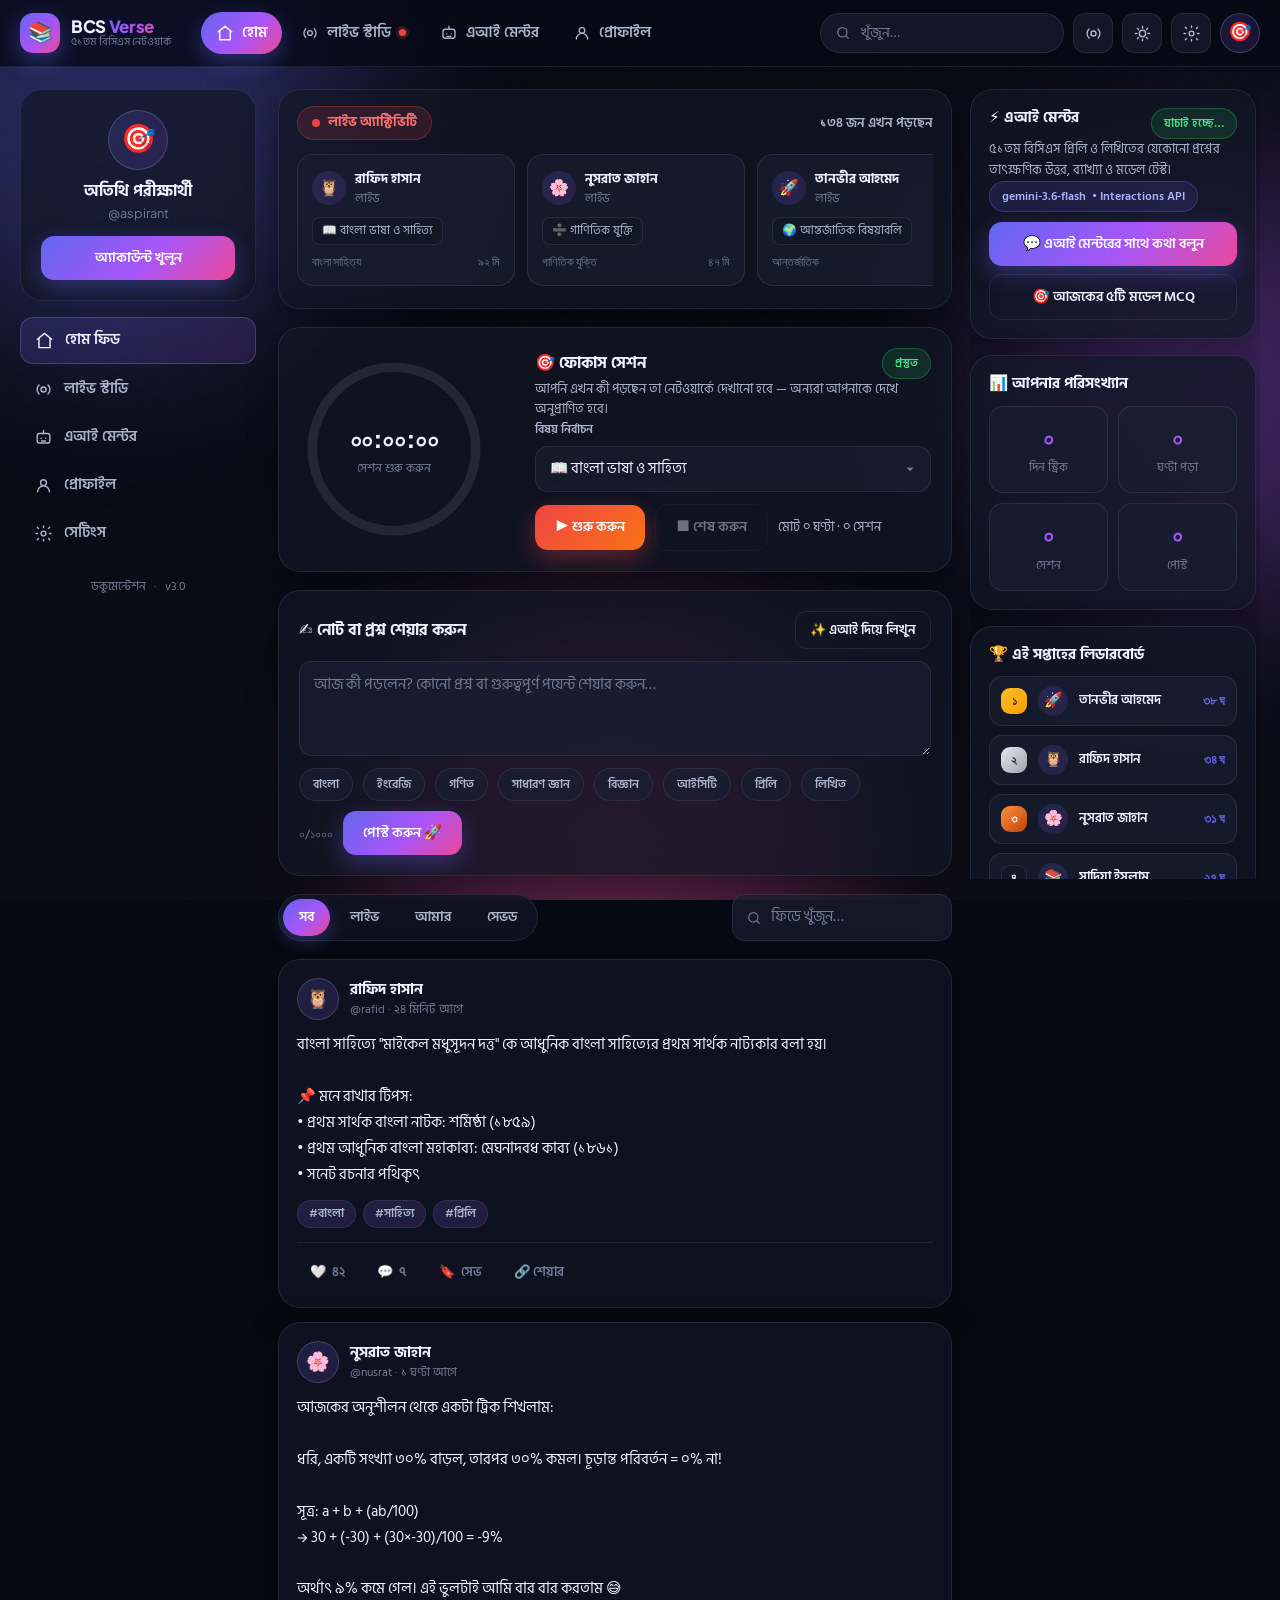
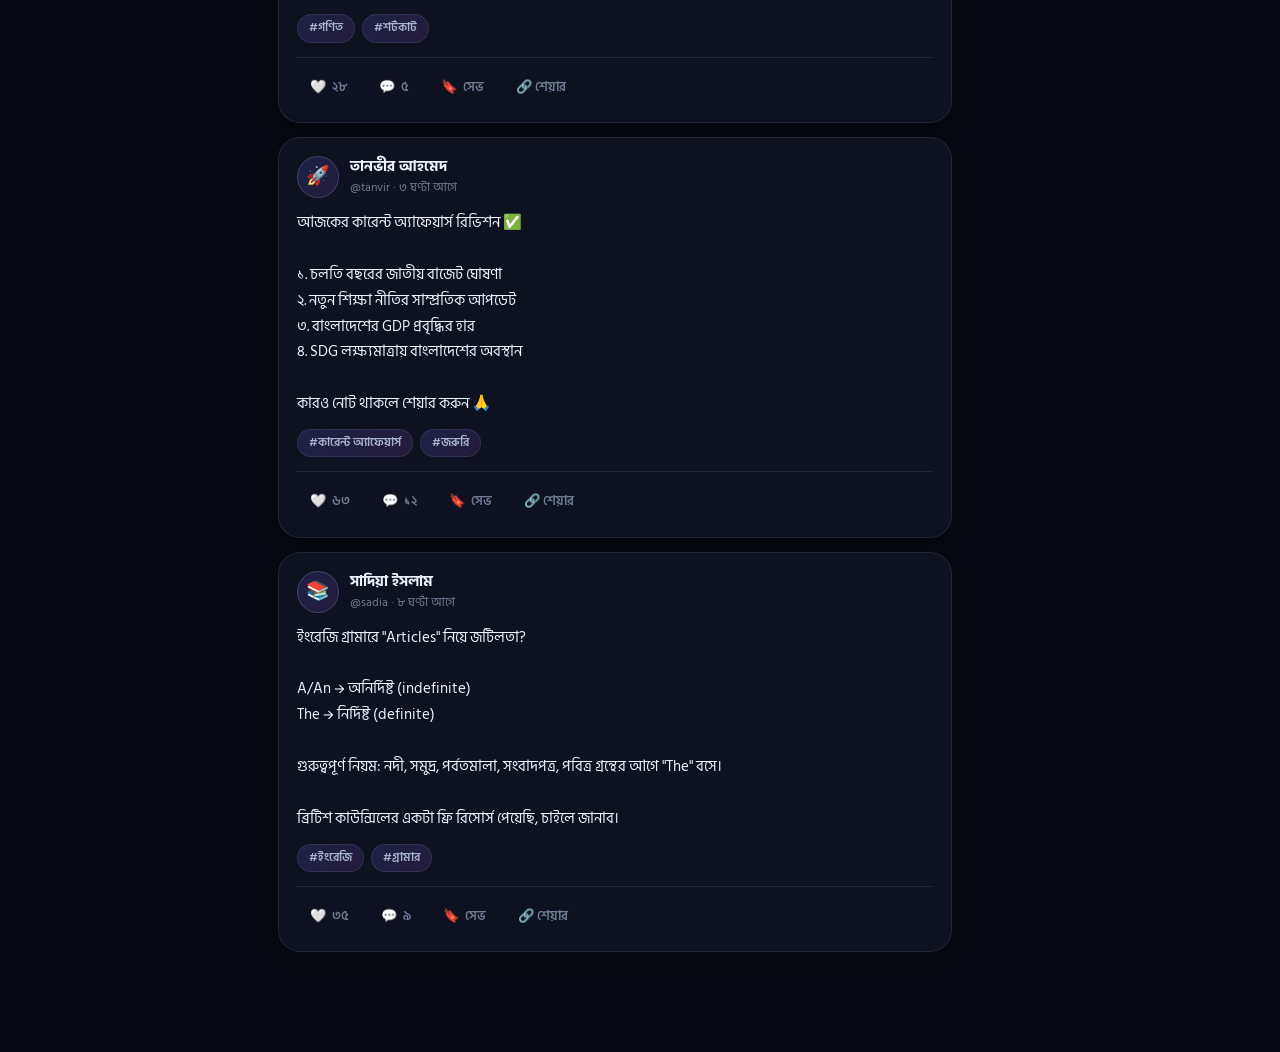
<file: index.html>
<!DOCTYPE html>
<html lang="bn" data-theme="dark">
<head>
<meta charset="UTF-8" />
<meta name="viewport" content="width=device-width, initial-scale=1, viewport-fit=cover" />
<meta name="theme-color" content="#070a12" />
<meta name="description" content="BCS Verse — ৫১তম বিসিএস প্রস্তুতির লাইভ সোশ্যাল স্টাডি নেটওয়ার্ক।" />
<title>হোম ফিড — BCS Verse</title>

<link rel="preconnect" href="https://fonts.googleapis.com">
<link rel="preconnect" href="https://fonts.gstatic.com" crossorigin>
<link href="https://fonts.googleapis.com/css2?family=Hind+Siliguri:wght@400;500;600;700&family=Plus+Jakarta+Sans:wght@400;500;600;700;800&display=swap" rel="stylesheet">
<link rel="stylesheet" href="css/style.css">
<link rel="icon" href="data:image/svg+xml,<svg xmlns='http://www.w3.org/2000/svg' viewBox='0 0 100 100'><text y='.9em' font-size='90'>📚</text></svg>">
</head>
<body data-page="home">

<div class="aurora" aria-hidden="true">
  <span class="blob b1"></span><span class="blob b2"></span><span class="blob b3"></span>
</div>
<div class="grain" aria-hidden="true"></div>

<!-- ============ APP HEADER (shared, cross-page nav) ============ -->
<header class="appbar" id="appbar">
  <div class="appbar-inner">
    <a class="brand" href="index.html">
      <span class="brand-mark">📚</span>
      <span class="brand-text"><strong>BCS <em>Verse</em></strong><small>৫১তম বিসিএস নেটওয়ার্ক</small></span>
    </a>

    <nav class="mainnav" id="mainnav">
      <a class="mainnav-link is-active" href="index.html">
        <svg class="ic" viewBox="0 0 24 24"><path d="M3 10.5 12 3l9 7.5"/><path d="M5 9.8V21h14V9.8"/></svg><span>হোম</span>
      </a>
      <a class="mainnav-link" href="live.html">
        <svg class="ic" viewBox="0 0 24 24"><circle cx="12" cy="12" r="3.2"/><path d="M6.3 6.3a8 8 0 0 0 0 11.4M17.7 6.3a8 8 0 0 1 0 11.4"/></svg><span>লাইভ স্টাডি</span>
        <span class="nav-dot" data-live-dot></span>
      </a>
      <a class="mainnav-link" href="ai.html">
        <svg class="ic" viewBox="0 0 24 24"><rect x="4" y="7" width="16" height="12" rx="3"/><path d="M12 3v4M9 13h.01M15 13h.01M9.5 16.5h5"/></svg><span>এআই মেন্টর</span>
      </a>
      <a class="mainnav-link" href="profile.html">
        <svg class="ic" viewBox="0 0 24 24"><circle cx="12" cy="8.5" r="3.7"/><path d="M4.5 20a7.5 7.5 0 0 1 15 0"/></svg><span>প্রোফাইল</span>
      </a>
    </nav>

    <div class="appbar-actions">
      <div class="search-box">
        <svg class="ic sm" viewBox="0 0 24 24"><circle cx="11" cy="11" r="7"/><path d="m20 20-3.5-3.5"/></svg>
        <input id="globalSearch" class="search-input" type="search" placeholder="খুঁজুন…" />
      </div>
      <a class="icon-btn" href="live.html" title="লাইভ সেশন" aria-label="লাইভ সেশন">
        <svg class="ic" viewBox="0 0 24 24"><circle cx="12" cy="12" r="3.2"/><path d="M6.3 6.3a8 8 0 0 0 0 11.4M17.7 6.3a8 8 0 0 1 0 11.4"/></svg>
      </a>
      <button class="icon-btn" data-action="toggle-theme" title="থিম" aria-label="থিম">
        <svg class="ic" viewBox="0 0 24 24"><path d="M12 3v2m0 14v2M5.6 5.6l1.4 1.4m10 10 1.4 1.4M3 12h2m14 0h2M5.6 18.4l1.4-1.4m10-10 1.4-1.4"/><circle cx="12" cy="12" r="4"/></svg>
      </button>
      <button class="icon-btn" data-action="open-settings" title="সেটিংস" aria-label="সেটিংস">
        <svg class="ic" viewBox="0 0 24 24"><circle cx="12" cy="12" r="3"/><path d="M12 2.5v2M12 19.5v2M4.2 4.2l1.5 1.5M18.3 18.3l1.5 1.5M2.5 12h2M19.5 12h2M4.2 19.8l1.5-1.5M18.3 5.7l1.5-1.5"/></svg>
      </button>
      <a class="avatar-btn" href="profile.html" id="headerAvatar" title="প্রোফাইল">🎯</a>
      <button class="burger" id="burger" aria-label="মেনু">
        <span></span><span></span><span></span>
      </button>
    </div>
  </div>
</header>

<!-- ============ LAYOUT ============ -->
<div class="layout">

  <!-- LEFT RAIL -->
  <aside class="leftrail">
    <div class="side-card">
      <div class="side-avatar" id="sideAvatar">🎯</div>
      <div class="side-name" id="sideName">অতিথি পরীক্ষার্থী</div>
      <div class="side-handle" id="sideHandle">@aspirant</div>
      <button class="btn btn-grad btn-block" id="sideAuthBtn" data-action="auth">অ্যাকাউন্ট খুলুন</button>
    </div>

    <nav class="sidenav">
      <a class="sidenav-item is-active" href="index.html">
        <svg class="ic" viewBox="0 0 24 24"><path d="M3 10.5 12 3l9 7.5"/><path d="M5 9.8V21h14V9.8"/></svg><span>হোম ফিড</span>
      </a>
      <a class="sidenav-item" href="live.html">
        <svg class="ic" viewBox="0 0 24 24"><circle cx="12" cy="12" r="3.2"/><path d="M6.3 6.3a8 8 0 0 0 0 11.4M17.7 6.3a8 8 0 0 1 0 11.4"/></svg><span>লাইভ স্টাডি</span>
      </a>
      <a class="sidenav-item" href="ai.html">
        <svg class="ic" viewBox="0 0 24 24"><rect x="4" y="7" width="16" height="12" rx="3"/><path d="M12 3v4M9 13h.01M15 13h.01M9.5 16.5h5"/></svg><span>এআই মেন্টর</span>
      </a>
      <a class="sidenav-item" href="profile.html">
        <svg class="ic" viewBox="0 0 24 24"><circle cx="12" cy="8.5" r="3.7"/><path d="M4.5 20a7.5 7.5 0 0 1 15 0"/></svg><span>প্রোফাইল</span>
      </a>
      <button class="sidenav-item" data-action="open-settings">
        <svg class="ic" viewBox="0 0 24 24"><circle cx="12" cy="12" r="3"/><path d="M12 2.5v2M12 19.5v2M4.2 4.2l1.5 1.5M18.3 18.3l1.5 1.5M2.5 12h2M19.5 12h2M4.2 19.8l1.5-1.5M18.3 5.7l1.5-1.5"/></svg><span>সেটিংস</span>
      </button>
    </nav>

    <div class="side-foot">
      <a href="https://github.com" target="_blank" rel="noopener">ডকুমেন্টেশন</a>
      <span>·</span>
      <span>v3.0</span>
    </div>
  </aside>

  <!-- MAIN COLUMN -->
  <main class="col-main">

    <!-- Live strip -->
    <section class="card live-strip">
      <div class="row between">
        <a class="live-pill" href="live.html"><span class="pulse-dot"></span> লাইভ অ্যাক্টিভিটি</a>
        <span class="live-count" id="liveCount">— জন এখন পড়ছেন</span>
      </div>
      <div class="carousel" id="liveStrip"></div>
    </section>

    <!-- Focus timer -->
    <section class="card focus" id="focusCard">
      <div class="focus-grid">
        <div class="ring-wrap">
          <svg class="ring" viewBox="0 0 200 200">
            <defs>
              <linearGradient id="ringGrad" x1="0" y1="0" x2="1" y2="1">
                <stop offset="0%" stop-color="#6366f1"/>
                <stop offset="55%" stop-color="#a855f7"/>
                <stop offset="100%" stop-color="#ec4899"/>
              </linearGradient>
            </defs>
            <circle class="ring-track" cx="100" cy="100" r="86"/>
            <circle class="ring-progress" id="ringProgress" cx="100" cy="100" r="86"/>
          </svg>
          <div class="ring-label">
            <div class="ring-time" id="focusDisplay">00:00:00</div>
            <div class="ring-sub" id="focusSub">সেশন শুরু করুন</div>
          </div>
        </div>

        <div class="focus-body">
          <div class="row between wrap">
            <h2 class="sec-title">🎯 ফোকাস সেশন</h2>
            <span class="chip chip-green" id="focusStatus">প্রস্তুত</span>
          </div>
          <p class="muted sm">আপনি এখন কী পড়ছেন তা নেটওয়ার্কে দেখানো হবে — অন্যরা আপনাকে দেখে অনুপ্রাণিত হবে।</p>

          <label class="lbl" for="focusSubject">বিষয় নির্বাচন</label>
          <select id="focusSubject" class="input"></select>

          <div class="row gap wrap mt-12">
            <button class="btn btn-live" id="focusBtn" data-action="focus-toggle">▶ শুরু করুন</button>
            <button class="btn btn-ghost" id="endBtn" data-action="focus-end" disabled>■ শেষ করুন</button>
            <span class="muted sm" id="focusMeta"></span>
          </div>
        </div>
      </div>
    </section>

    <!-- Composer -->
    <section class="card composer">
      <div class="row between">
        <h2 class="sec-title">✍️ নোট বা প্রশ্ন শেয়ার করুন</h2>
        <a class="btn btn-ghost sm" href="ai.html">✨ এআই দিয়ে লিখুন</a>
      </div>
      <textarea id="postText" class="input textarea" rows="3" placeholder="আজ কী পড়লেন? কোনো প্রশ্ন বা গুরুত্বপূর্ণ পয়েন্ট শেয়ার করুন…"></textarea>
      <div class="row between wrap gap">
        <div class="row gap wrap" id="quickTags"></div>
        <div class="row gap">
          <span class="counter" id="postCounter">০/১০০০</span>
          <button class="btn btn-grad" data-action="post">পোস্ট করুন 🚀</button>
        </div>
      </div>
    </section>

    <!-- Feed -->
    <section class="feed-head">
      <div class="tabs" id="feedTabs">
        <button class="tab is-active" data-filter="all">সব</button>
        <button class="tab" data-filter="live">লাইভ</button>
        <button class="tab" data-filter="mine">আমার</button>
        <button class="tab" data-filter="saved">সেভড</button>
      </div>
      <div class="search-wrap">
        <svg class="ic sm" viewBox="0 0 24 24"><circle cx="11" cy="11" r="7"/><path d="m20 20-3.5-3.5"/></svg>
        <input id="feedSearch" class="input search" type="search" placeholder="ফিডে খুঁজুন…" />
      </div>
    </section>

    <div id="feed" class="feed"></div>
  </main>

  <!-- RIGHT RAIL -->
  <aside class="rightrail">
    <section class="card widget">
      <div class="row between">
        <h3 class="w-title">⚡ এআই মেন্টর</h3>
        <span class="chip chip-green" id="aiStatusChip">যাচাই হচ্ছে…</span>
      </div>
      <p class="muted sm">৫১তম বিসিএস প্রিলি ও লিখিতের যেকোনো প্রশ্নের তাৎক্ষণিক উত্তর, ব্যাখ্যা ও মডেল টেস্ট।</p>
      <div class="chip chip-indigo mb-10"><span id="modelBadge">gemini-3.6-flash</span> • Interactions API</div>
      <a class="btn btn-grad btn-block" href="ai.html">💬 এআই মেন্টরের সাথে কথা বলুন</a>
      <a class="btn btn-ghost btn-block mt-8" href="ai.html?prompt=mcq">🎯 আজকের ৫টি মডেল MCQ</a>
    </section>

    <section class="card widget">
      <h3 class="w-title">📊 আপনার পরিসংখ্যান</h3>
      <div class="stat-grid">
        <div class="stat"><b id="statStreak">০</b><span>দিন স্ট্রিক</span></div>
        <div class="stat"><b id="statHours">০</b><span>ঘণ্টা পড়া</span></div>
        <div class="stat"><b id="statSessions">০</b><span>সেশন</span></div>
        <div class="stat"><b id="statPosts">০</b><span>পোস্ট</span></div>
      </div>
    </section>

    <section class="card widget">
      <h3 class="w-title">🏆 এই সপ্তাহের লিডারবোর্ড</h3>
      <div id="leaderboard" class="leaderboard"></div>
    </section>

    <section class="card widget">
      <h3 class="w-title">📚 বিষয়ভিত্তিক ডিসকাশন</h3>
      <div id="topicList" class="topics"></div>
    </section>
  </aside>
</div>

<!-- ============ MOBILE TABBAR ============ -->
<nav class="tabbar">
  <a class="tab-item is-active" href="index.html">
    <svg class="ic" viewBox="0 0 24 24"><path d="M3 10.5 12 3l9 7.5"/><path d="M5 9.8V21h14V9.8"/></svg><span>হোম</span>
  </a>
  <a class="tab-item" href="live.html">
    <svg class="ic" viewBox="0 0 24 24"><circle cx="12" cy="12" r="3.2"/><path d="M6.3 6.3a8 8 0 0 0 0 11.4M17.7 6.3a8 8 0 0 1 0 11.4"/></svg><span>লাইভ</span>
  </a>
  <button class="tab-item tab-fab" data-action="post" aria-label="পোস্ট">
    <svg class="ic" viewBox="0 0 24 24"><path d="M12 5v14M5 12h14"/></svg>
  </button>
  <a class="tab-item" href="ai.html">
    <svg class="ic" viewBox="0 0 24 24"><rect x="4" y="7" width="16" height="12" rx="3"/><path d="M12 3v4M9 13h.01M15 13h.01M9.5 16.5h5"/></svg><span>এআই</span>
  </a>
  <a class="tab-item" href="profile.html">
    <svg class="ic" viewBox="0 0 24 24"><circle cx="12" cy="8.5" r="3.7"/><path d="M4.5 20a7.5 7.5 0 0 1 15 0"/></svg><span>প্রোফাইল</span>
  </a>
</nav>

<div class="modal-root" id="modalRoot" aria-hidden="true"></div>
<div class="toasts" id="toasts" role="status" aria-live="polite"></div>

<script src="js/config.js"></script>
<script src="js/store.js"></script>
<script src="js/ai.js"></script>
<script src="js/ui.js"></script>
<script src="js/app.js"></script>
</body>
</html>
</file>
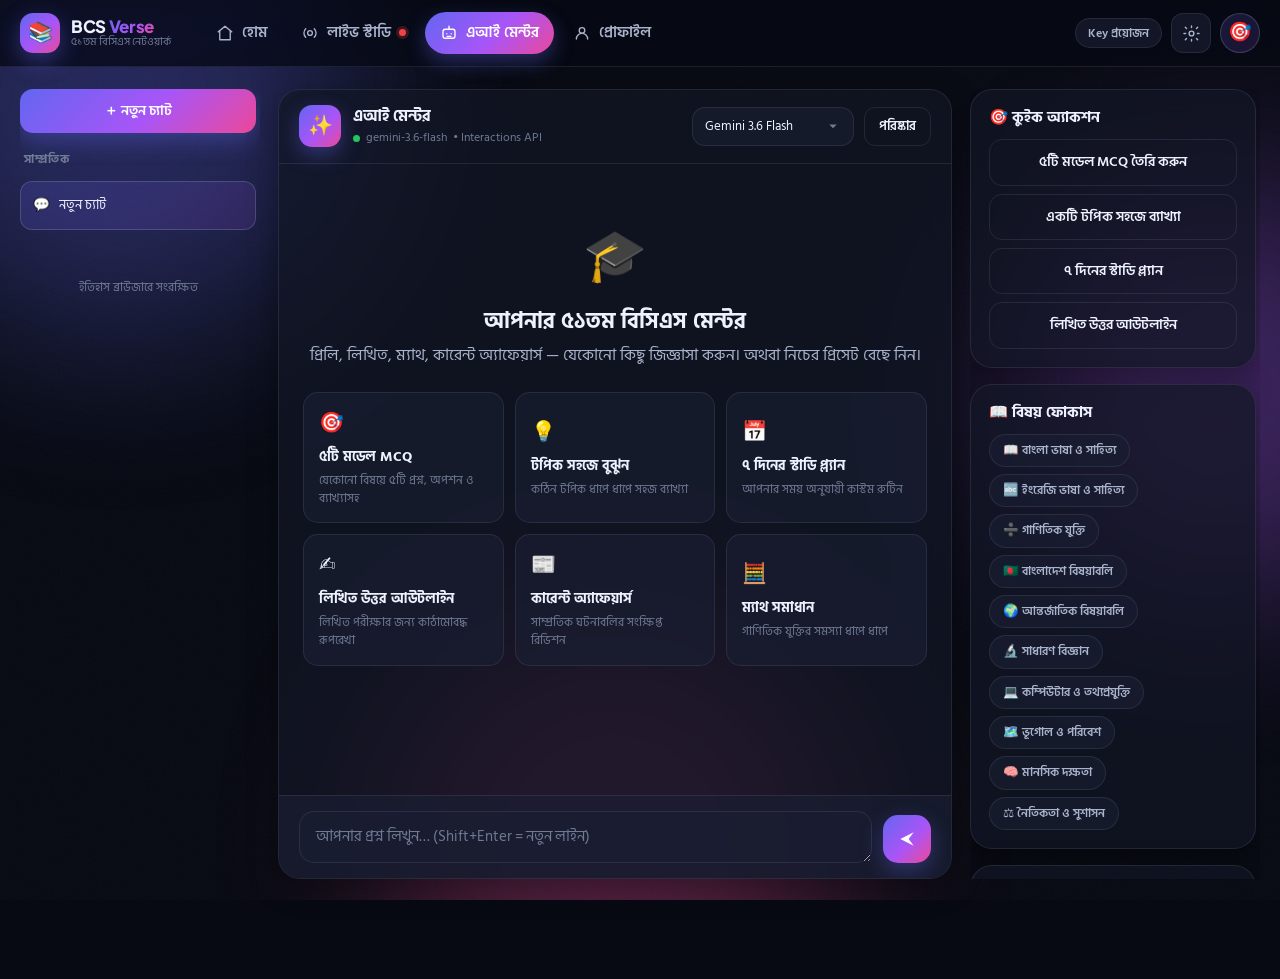
<file: ai.html>
<!DOCTYPE html>
<html lang="bn" data-theme="dark">
<head>
<meta charset="UTF-8" />
<meta name="viewport" content="width=device-width, initial-scale=1, viewport-fit=cover" />
<meta name="theme-color" content="#070a12" />
<meta name="description" content="এআই মেন্টর — BCS Verse। ৫১তম বিসিএস প্রস্তুতির জন্য Gemini-চালিত ব্যক্তিগত মেন্টর।" />
<title>এআই মেন্টর — BCS Verse</title>

<link rel="preconnect" href="https://fonts.googleapis.com">
<link rel="preconnect" href="https://fonts.gstatic.com" crossorigin>
<link href="https://fonts.googleapis.com/css2?family=Hind+Siliguri:wght@400;500;600;700&family=Plus+Jakarta+Sans:wght@400;500;600;700;800&display=swap" rel="stylesheet">
<link rel="stylesheet" href="css/style.css">
<link rel="icon" href="data:image/svg+xml,<svg xmlns='http://www.w3.org/2000/svg' viewBox='0 0 100 100'><text y='.9em' font-size='90'>📚</text></svg>">
</head>
<body data-page="ai" class="page-ai">

<div class="aurora" aria-hidden="true">
  <span class="blob b1"></span><span class="blob b2"></span><span class="blob b3"></span>
</div>
<div class="grain" aria-hidden="true"></div>

<header class="appbar" id="appbar">
  <div class="appbar-inner">
    <a class="brand" href="index.html">
      <span class="brand-mark">📚</span>
      <span class="brand-text"><strong>BCS <em>Verse</em></strong><small>৫১তম বিসিএস নেটওয়ার্ক</small></span>
    </a>
    <nav class="mainnav" id="mainnav">
      <a class="mainnav-link" href="index.html"><svg class="ic" viewBox="0 0 24 24"><path d="M3 10.5 12 3l9 7.5"/><path d="M5 9.8V21h14V9.8"/></svg><span>হোম</span></a>
      <a class="mainnav-link" href="live.html"><svg class="ic" viewBox="0 0 24 24"><circle cx="12" cy="12" r="3.2"/><path d="M6.3 6.3a8 8 0 0 0 0 11.4M17.7 6.3a8 8 0 0 1 0 11.4"/></svg><span>লাইভ স্টাডি</span><span class="nav-dot" data-live-dot></span></a>
      <a class="mainnav-link is-active" href="ai.html"><svg class="ic" viewBox="0 0 24 24"><rect x="4" y="7" width="16" height="12" rx="3"/><path d="M12 3v4M9 13h.01M15 13h.01M9.5 16.5h5"/></svg><span>এআই মেন্টর</span></a>
      <a class="mainnav-link" href="profile.html"><svg class="ic" viewBox="0 0 24 24"><circle cx="12" cy="8.5" r="3.7"/><path d="M4.5 20a7.5 7.5 0 0 1 15 0"/></svg><span>প্রোফাইল</span></a>
    </nav>
    <div class="appbar-actions">
      <span class="chip chip-green" id="aiStatusChip">যাচাই হচ্ছে…</span>
      <button class="icon-btn" data-action="open-ai-settings" title="API Key সেটিংস"><svg class="ic" viewBox="0 0 24 24"><circle cx="12" cy="12" r="3"/><path d="M12 2.5v2M12 19.5v2M4.2 4.2l1.5 1.5M18.3 18.3l1.5 1.5M2.5 12h2M19.5 12h2M4.2 19.8l1.5-1.5M18.3 5.7l1.5-1.5"/></svg></button>
      <a class="avatar-btn" href="profile.html" id="headerAvatar">🎯</a>
      <button class="burger" id="burger" aria-label="মেনু"><span></span><span></span><span></span></button>
    </div>
  </div>
</header>

<div class="layout">

  <!-- LEFT: conversation list -->
  <aside class="leftrail chat-left">
    <button class="btn btn-grad btn-block" id="newChatBtn">＋ নতুন চ্যাট</button>
    <div class="chat-history-label">সাম্প্রতিক</div>
    <div class="chat-history" id="chatHistory"></div>
    <div class="side-foot"><span>ইতিহাস ব্রাউজারে সংরক্ষিত</span></div>
  </aside>

  <!-- CENTER: chat -->
  <main class="col-main chat-main">
    <div class="chat-head">
      <div class="chat-head-info">
        <div class="chat-avatar">✨</div>
        <div>
          <div class="chat-title">এআই মেন্টর</div>
          <div class="chat-sub"><span class="dot-green"></span> <span id="modelBadge">gemini-3.6-flash</span> • Interactions API</div>
        </div>
      </div>
      <div class="row gap">
        <select id="modelSelect" class="input input-sm"></select>
        <button class="btn btn-ghost sm" id="clearChatBtn">পরিষ্কার</button>
      </div>
    </div>

    <div class="chat-scroll" id="chatScroll">
      <div class="chat-empty" id="chatEmpty">
        <div class="chat-empty-icon">🎓</div>
        <h2>আপনার ৫১তম বিসিএস মেন্টর</h2>
        <p class="muted">প্রিলি, লিখিত, ম্যাথ, কারেন্ট অ্যাফেয়ার্স — যেকোনো কিছু জিজ্ঞাসা করুন। অথবা নিচের প্রিসেট বেছে নিন।</p>
        <div class="preset-grid" id="presetGrid"></div>
      </div>
      <div class="chat-messages" id="chatMessages"></div>
    </div>

    <form class="chat-composer" id="chatForm">
      <textarea id="chatInput" class="input textarea chat-input" rows="1" placeholder="আপনার প্রশ্ন লিখুন… (Shift+Enter = নতুন লাইন)"></textarea>
      <button class="btn btn-grad chat-send" type="submit" id="sendBtn" aria-label="পাঠান">
        <svg viewBox="0 0 24 24" class="ic"><path d="M4 12l16-8-6 8 6 8-16-8z"/></svg>
      </button>
    </form>
  </main>

  <!-- RIGHT: tools -->
  <aside class="rightrail">
    <section class="card widget">
      <h3 class="w-title">🎯 কুইক অ্যাকশন</h3>
      <button class="btn btn-ghost btn-block mb-8" data-preset="mcq">৫টি মডেল MCQ তৈরি করুন</button>
      <button class="btn btn-ghost btn-block mb-8" data-preset="explain">একটি টপিক সহজে ব্যাখ্যা</button>
      <button class="btn btn-ghost btn-block mb-8" data-preset="plan">৭ দিনের স্টাডি প্ল্যান</button>
      <button class="btn btn-ghost btn-block" data-preset="written">লিখিত উত্তর আউটলাইন</button>
    </section>

    <section class="card widget">
      <h3 class="w-title">📖 বিষয় ফোকাস</h3>
      <div class="topic-chips" id="aiSubjectChips"></div>
    </section>

    <section class="card widget">
      <h3 class="w-title">🔑 API স্ট্যাটাস</h3>
      <p class="muted sm">Gemini API key ছাড়া এআই উত্তর দেবে না, কিন্তু বাকি সাইট কাজ করবে।</p>
      <input id="apiKeyInput" class="input" type="password" placeholder="AIza…" autocomplete="off" />
      <div class="row gap mt-8">
        <button class="btn btn-grad sm" id="saveKeyBtn">সেভ</button>
        <button class="btn btn-ghost sm" id="verifyKeyBtn">🔍 যাচাই</button>
      </div>
      <p class="muted xs mt-8" id="keyStatus">Key সেট করা হয়নি</p>
    </section>

    <section class="card widget">
      <h3 class="w-title">💡 প্রম্পট টিপস</h3>
      <ul class="tips">
        <li>নির্দিষ্ট বিষয় ও সাল উল্লেখ করুন</li>
        <li>"৫টি অপশনসহ MCQ" লিখলে ভালো ফরম্যাট পাবেন</li>
        <li>উত্তর শেষে "ব্যাখ্যা দাও" যোগ করুন</li>
      </ul>
    </section>
  </aside>
</div>

<nav class="tabbar">
  <a class="tab-item" href="index.html"><svg class="ic" viewBox="0 0 24 24"><path d="M3 10.5 12 3l9 7.5"/><path d="M5 9.8V21h14V9.8"/></svg><span>হোম</span></a>
  <a class="tab-item" href="live.html"><svg class="ic" viewBox="0 0 24 24"><circle cx="12" cy="12" r="3.2"/><path d="M6.3 6.3a8 8 0 0 0 0 11.4M17.7 6.3a8 8 0 0 1 0 11.4"/></svg><span>লাইভ</span></a>
  <button class="tab-item tab-fab" id="tabFabNew" aria-label="নতুন চ্যাট"><svg class="ic" viewBox="0 0 24 24"><path d="M12 5v14M5 12h14"/></svg></button>
  <a class="tab-item is-active" href="ai.html"><svg class="ic" viewBox="0 0 24 24"><rect x="4" y="7" width="16" height="12" rx="3"/><path d="M12 3v4M9 13h.01M15 13h.01M9.5 16.5h5"/></svg><span>এআই</span></a>
  <a class="tab-item" href="profile.html"><svg class="ic" viewBox="0 0 24 24"><circle cx="12" cy="8.5" r="3.7"/><path d="M4.5 20a7.5 7.5 0 0 1 15 0"/></svg><span>প্রোফাইল</span></a>
</nav>

<div class="modal-root" id="modalRoot" aria-hidden="true"></div>
<div class="toasts" id="toasts" role="status" aria-live="polite"></div>

<script src="js/config.js"></script>
<script src="js/store.js"></script>
<script src="js/ai.js"></script>
<script src="js/ui.js"></script>
<script src="js/app.js"></script>
</body>
</html>
</file>
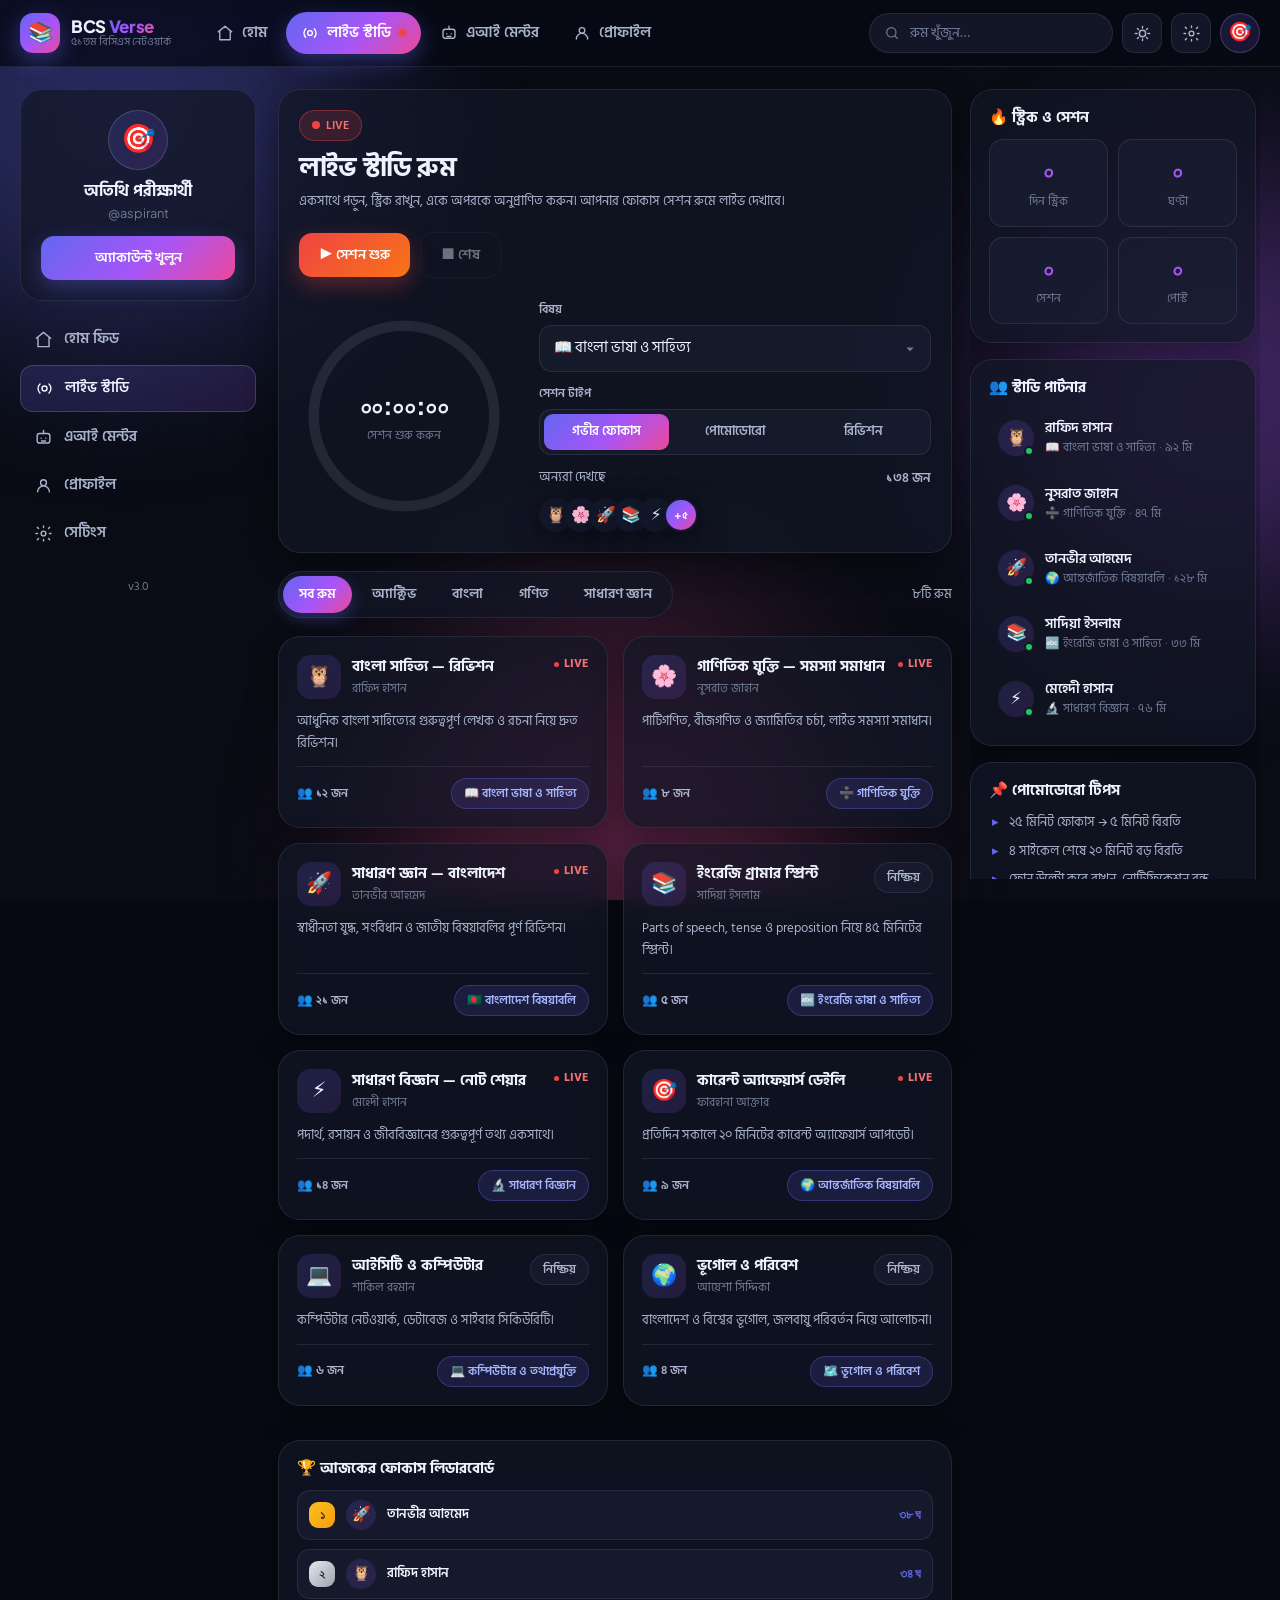
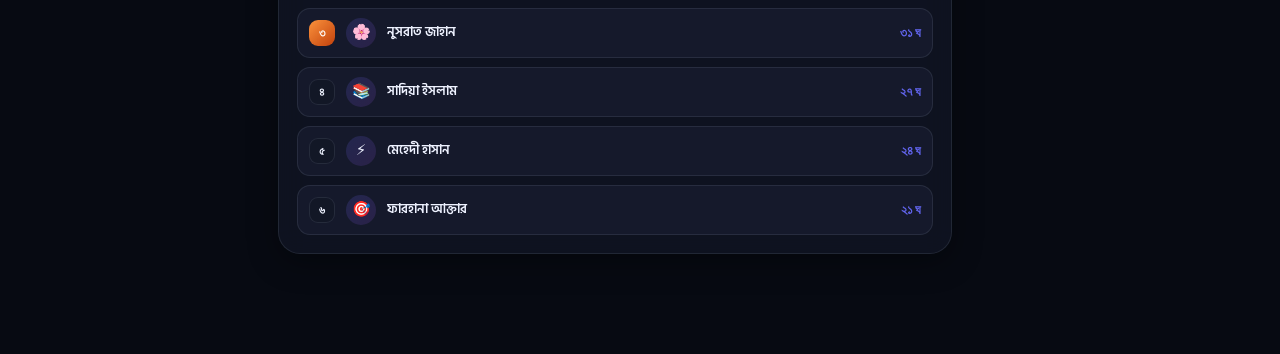
<file: live.html>
<!DOCTYPE html>
<html lang="bn" data-theme="dark">
<head>
<meta charset="UTF-8" />
<meta name="viewport" content="width=device-width, initial-scale=1, viewport-fit=cover" />
<meta name="theme-color" content="#070a12" />
<meta name="description" content="লাইভ স্টাডি রুম — BCS Verse। রিয়েল-টাইম ফোকাস সেশন, স্টাডি পার্টনার ও লিডারবোর্ড।" />
<title>লাইভ স্টাডি — BCS Verse</title>

<link rel="preconnect" href="https://fonts.googleapis.com">
<link rel="preconnect" href="https://fonts.gstatic.com" crossorigin>
<link href="https://fonts.googleapis.com/css2?family=Hind+Siliguri:wght@400;500;600;700&family=Plus+Jakarta+Sans:wght@400;500;600;700;800&display=swap" rel="stylesheet">
<link rel="stylesheet" href="css/style.css">
<link rel="icon" href="data:image/svg+xml,<svg xmlns='http://www.w3.org/2000/svg' viewBox='0 0 100 100'><text y='.9em' font-size='90'>📚</text></svg>">
</head>
<body data-page="live">

<div class="aurora" aria-hidden="true">
  <span class="blob b1"></span><span class="blob b2"></span><span class="blob b3"></span>
</div>
<div class="grain" aria-hidden="true"></div>

<header class="appbar" id="appbar">
  <div class="appbar-inner">
    <a class="brand" href="index.html">
      <span class="brand-mark">📚</span>
      <span class="brand-text"><strong>BCS <em>Verse</em></strong><small>৫১তম বিসিএস নেটওয়ার্ক</small></span>
    </a>
    <nav class="mainnav" id="mainnav">
      <a class="mainnav-link" href="index.html">
        <svg class="ic" viewBox="0 0 24 24"><path d="M3 10.5 12 3l9 7.5"/><path d="M5 9.8V21h14V9.8"/></svg><span>হোম</span>
      </a>
      <a class="mainnav-link is-active" href="live.html">
        <svg class="ic" viewBox="0 0 24 24"><circle cx="12" cy="12" r="3.2"/><path d="M6.3 6.3a8 8 0 0 0 0 11.4M17.7 6.3a8 8 0 0 1 0 11.4"/></svg><span>লাইভ স্টাডি</span>
        <span class="nav-dot" data-live-dot></span>
      </a>
      <a class="mainnav-link" href="ai.html">
        <svg class="ic" viewBox="0 0 24 24"><rect x="4" y="7" width="16" height="12" rx="3"/><path d="M12 3v4M9 13h.01M15 13h.01M9.5 16.5h5"/></svg><span>এআই মেন্টর</span>
      </a>
      <a class="mainnav-link" href="profile.html">
        <svg class="ic" viewBox="0 0 24 24"><circle cx="12" cy="8.5" r="3.7"/><path d="M4.5 20a7.5 7.5 0 0 1 15 0"/></svg><span>প্রোফাইল</span>
      </a>
    </nav>
    <div class="appbar-actions">
      <div class="search-box">
        <svg class="ic sm" viewBox="0 0 24 24"><circle cx="11" cy="11" r="7"/><path d="m20 20-3.5-3.5"/></svg>
        <input class="search-input" type="search" placeholder="রুম খুঁজুন…" data-room-search />
      </div>
      <button class="icon-btn" data-action="toggle-theme" title="থিম"><svg class="ic" viewBox="0 0 24 24"><path d="M12 3v2m0 14v2M5.6 5.6l1.4 1.4m10 10 1.4 1.4M3 12h2m14 0h2M5.6 18.4l1.4-1.4m10-10 1.4-1.4"/><circle cx="12" cy="12" r="4"/></svg></button>
      <button class="icon-btn" data-action="open-settings" title="সেটিংস"><svg class="ic" viewBox="0 0 24 24"><circle cx="12" cy="12" r="3"/><path d="M12 2.5v2M12 19.5v2M4.2 4.2l1.5 1.5M18.3 18.3l1.5 1.5M2.5 12h2M19.5 12h2M4.2 19.8l1.5-1.5M18.3 5.7l1.5-1.5"/></svg></button>
      <a class="avatar-btn" href="profile.html" id="headerAvatar">🎯</a>
      <button class="burger" id="burger" aria-label="মেনু"><span></span><span></span><span></span></button>
    </div>
  </div>
</header>

<div class="layout">

  <aside class="leftrail">
    <div class="side-card">
      <div class="side-avatar" id="sideAvatar">🎯</div>
      <div class="side-name" id="sideName">অতিথি পরীক্ষার্থী</div>
      <div class="side-handle" id="sideHandle">@aspirant</div>
      <button class="btn btn-grad btn-block" id="sideAuthBtn" data-action="auth">অ্যাকাউন্ট খুলুন</button>
    </div>
    <nav class="sidenav">
      <a class="sidenav-item" href="index.html"><svg class="ic" viewBox="0 0 24 24"><path d="M3 10.5 12 3l9 7.5"/><path d="M5 9.8V21h14V9.8"/></svg><span>হোম ফিড</span></a>
      <a class="sidenav-item is-active" href="live.html"><svg class="ic" viewBox="0 0 24 24"><circle cx="12" cy="12" r="3.2"/><path d="M6.3 6.3a8 8 0 0 0 0 11.4M17.7 6.3a8 8 0 0 1 0 11.4"/></svg><span>লাইভ স্টাডি</span></a>
      <a class="sidenav-item" href="ai.html"><svg class="ic" viewBox="0 0 24 24"><rect x="4" y="7" width="16" height="12" rx="3"/><path d="M12 3v4M9 13h.01M15 13h.01M9.5 16.5h5"/></svg><span>এআই মেন্টর</span></a>
      <a class="sidenav-item" href="profile.html"><svg class="ic" viewBox="0 0 24 24"><circle cx="12" cy="8.5" r="3.7"/><path d="M4.5 20a7.5 7.5 0 0 1 15 0"/></svg><span>প্রোফাইল</span></a>
      <button class="sidenav-item" data-action="open-settings"><svg class="ic" viewBox="0 0 24 24"><circle cx="12" cy="12" r="3"/><path d="M12 2.5v2M12 19.5v2M4.2 4.2l1.5 1.5M18.3 18.3l1.5 1.5M2.5 12h2M19.5 12h2M4.2 19.8l1.5-1.5M18.3 5.7l1.5-1.5"/></svg><span>সেটিংস</span></button>
    </nav>
    <div class="side-foot"><span>v3.0</span></div>
  </aside>

  <main class="col-main">

    <!-- Hero focus cockpit -->
    <section class="card live-hero">
      <div class="live-hero-top">
        <div>
          <span class="chip chip-red"><span class="pulse-dot"></span> LIVE</span>
          <h1 class="page-title">লাইভ স্টাডি রুম</h1>
          <p class="muted sm">একসাথে পড়ুন, স্ট্রিক রাখুন, একে অপরকে অনুপ্রাণিত করুন। আপনার ফোকাস সেশন রুমে লাইভ দেখাবে।</p>
        </div>
        <div class="live-hero-cta">
          <button class="btn btn-live" data-action="focus-toggle" id="focusBtn">▶ সেশন শুরু</button>
          <button class="btn btn-ghost" data-action="focus-end" id="endBtn" disabled>■ শেষ</button>
        </div>
      </div>

      <div class="cockpit">
        <div class="ring-wrap ring-lg">
          <svg class="ring" viewBox="0 0 200 200">
            <defs>
              <linearGradient id="ringGrad" x1="0" y1="0" x2="1" y2="1">
                <stop offset="0%" stop-color="#6366f1"/>
                <stop offset="55%" stop-color="#a855f7"/>
                <stop offset="100%" stop-color="#ec4899"/>
              </linearGradient>
            </defs>
            <circle class="ring-track" cx="100" cy="100" r="86"/>
            <circle class="ring-progress" id="ringProgress" cx="100" cy="100" r="86"/>
          </svg>
          <div class="ring-label">
            <div class="ring-time" id="focusDisplay">00:00:00</div>
            <div class="ring-sub" id="focusSub">সেশন শুরু করুন</div>
          </div>
        </div>

        <div class="cockpit-side">
          <label class="lbl" for="focusSubject">বিষয়</label>
          <select id="focusSubject" class="input"></select>

          <label class="lbl mt-12">সেশন টাইপ</label>
          <div class="segmented" data-seg="sessionType">
            <button class="seg is-active" data-val="deep">গভীর ফোকাস</button>
            <button class="seg" data-val="pomodoro">পোমোডোরো</button>
            <button class="seg" data-val="revision">রিভিশন</button>
          </div>

          <div class="row between mt-12">
            <span class="muted sm">অন্যরা দেখছে</span>
            <span class="live-count" id="liveCount">—</span>
          </div>
          <div class="avatar-stack" id="liveAvatars"></div>
        </div>
      </div>
    </section>

    <!-- Filter row -->
    <section class="feed-head">
      <div class="tabs" id="roomTabs">
        <button class="tab is-active" data-filter="all">সব রুম</button>
        <button class="tab" data-filter="active">অ্যাক্টিভ</button>
        <button class="tab" data-filter="bangla">বাংলা</button>
        <button class="tab" data-filter="math">গণিত</button>
        <button class="tab" data-filter="gk">সাধারণ জ্ঞান</button>
      </div>
      <span class="muted sm" id="roomCount">—</span>
    </section>

    <div class="room-grid" id="roomGrid"></div>

    <section class="card widget mt-16">
      <h3 class="w-title">🏆 আজকের ফোকাস লিডারবোর্ড</h3>
      <div id="leaderboard" class="leaderboard"></div>
    </section>

  </main>

  <aside class="rightrail">
    <section class="card widget">
      <h3 class="w-title">🔥 স্ট্রিক ও সেশন</h3>
      <div class="stat-grid">
        <div class="stat"><b id="statStreak">০</b><span>দিন স্ট্রিক</span></div>
        <div class="stat"><b id="statHours">০</b><span>ঘণ্টা</span></div>
        <div class="stat"><b id="statSessions">০</b><span>সেশন</span></div>
        <div class="stat"><b id="statPosts">০</b><span>পোস্ট</span></div>
      </div>
    </section>
    <section class="card widget">
      <h3 class="w-title">👥 স্টাডি পার্টনার</h3>
      <div id="partnerList" class="people-list"></div>
    </section>
    <section class="card widget">
      <h3 class="w-title">📌 পোমোডোরো টিপস</h3>
      <ul class="tips">
        <li>২৫ মিনিট ফোকাস → ৫ মিনিট বিরতি</li>
        <li>৪ সাইকেল শেষে ২০ মিনিট বড় বিরতি</li>
        <li>ফোন উল্টো করে রাখুন, নোটিফিকেশন বন্ধ</li>
        <li>প্রতি সেশনে একটাই বিষয়</li>
      </ul>
    </section>
  </aside>
</div>

<nav class="tabbar">
  <a class="tab-item" href="index.html"><svg class="ic" viewBox="0 0 24 24"><path d="M3 10.5 12 3l9 7.5"/><path d="M5 9.8V21h14V9.8"/></svg><span>হোম</span></a>
  <a class="tab-item is-active" href="live.html"><svg class="ic" viewBox="0 0 24 24"><circle cx="12" cy="12" r="3.2"/><path d="M6.3 6.3a8 8 0 0 0 0 11.4M17.7 6.3a8 8 0 0 1 0 11.4"/></svg><span>লাইভ</span></a>
  <button class="tab-item tab-fab" data-action="focus-toggle" aria-label="সেশন টগল"><svg class="ic" viewBox="0 0 24 24"><path d="M12 5v14M5 12h14"/></svg></button>
  <a class="tab-item" href="ai.html"><svg class="ic" viewBox="0 0 24 24"><rect x="4" y="7" width="16" height="12" rx="3"/><path d="M12 3v4M9 13h.01M15 13h.01M9.5 16.5h5"/></svg><span>এআই</span></a>
  <a class="tab-item" href="profile.html"><svg class="ic" viewBox="0 0 24 24"><circle cx="12" cy="8.5" r="3.7"/><path d="M4.5 20a7.5 7.5 0 0 1 15 0"/></svg><span>প্রোফাইল</span></a>
</nav>

<div class="modal-root" id="modalRoot" aria-hidden="true"></div>
<div class="toasts" id="toasts" role="status" aria-live="polite"></div>

<script src="js/config.js"></script>
<script src="js/store.js"></script>
<script src="js/ai.js"></script>
<script src="js/ui.js"></script>
<script src="js/app.js"></script>
</body>
</html>
</file>
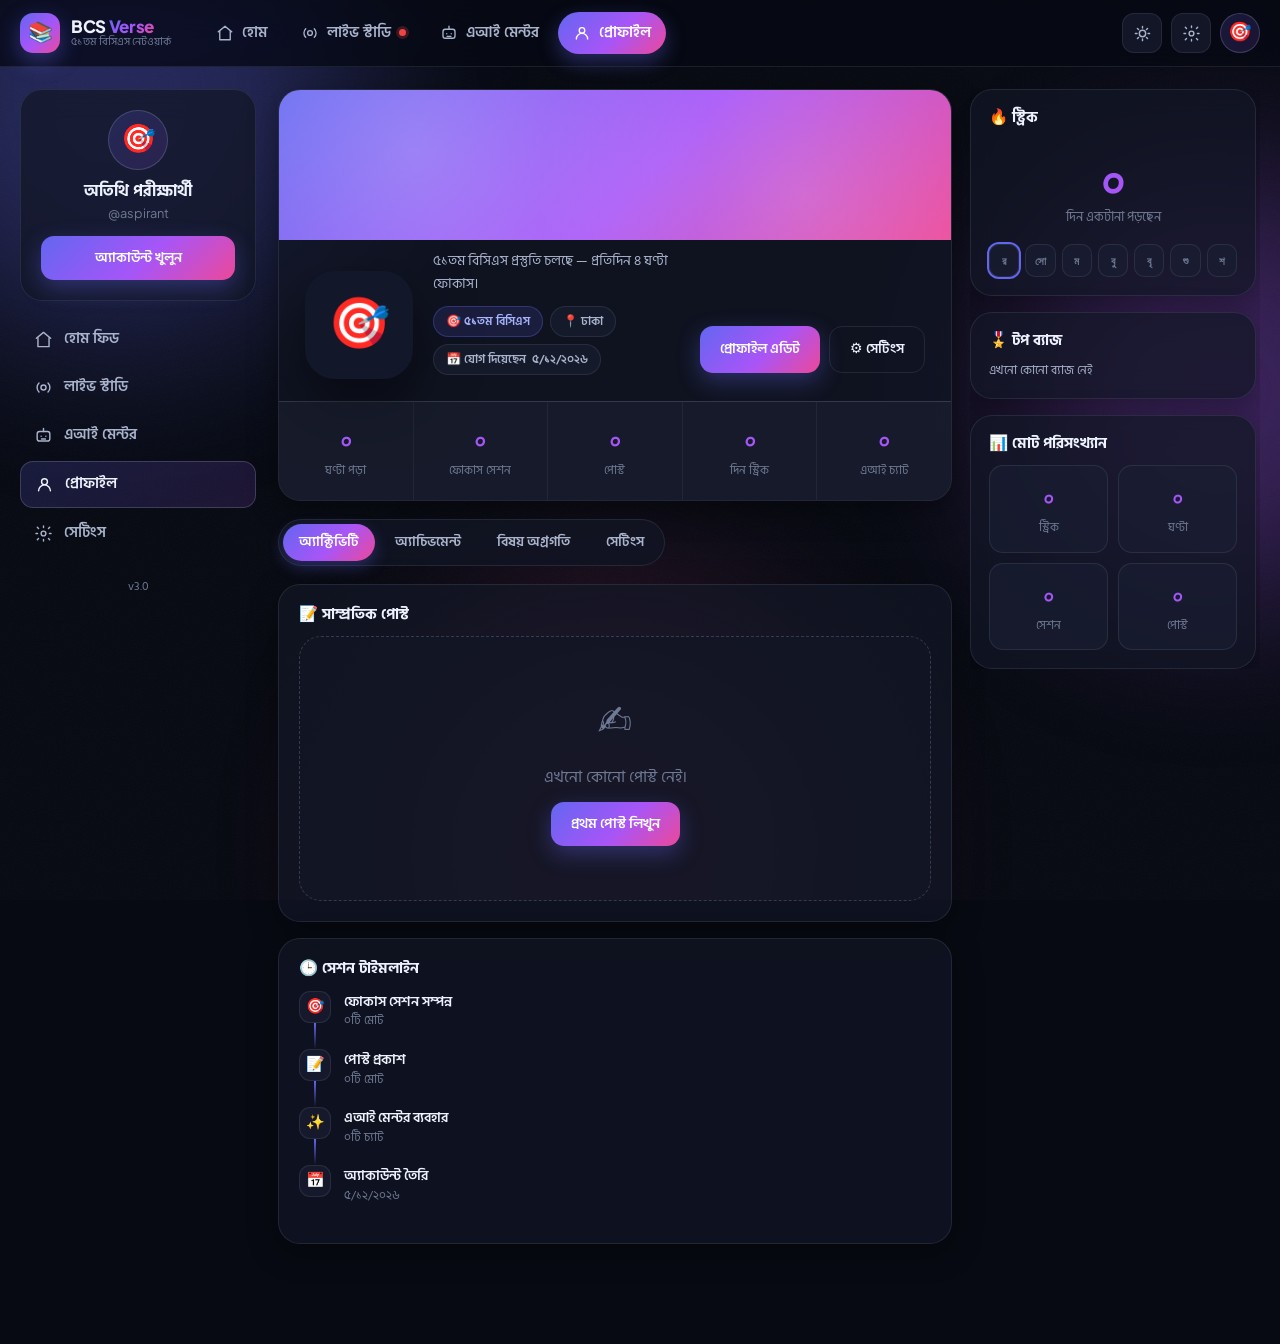
<file: profile.html>
<!DOCTYPE html>
<html lang="bn" data-theme="dark">
<head>
<meta charset="UTF-8" />
<meta name="viewport" content="width=device-width, initial-scale=1, viewport-fit=cover" />
<meta name="theme-color" content="#070a12" />
<meta name="description" content="প্রোফাইল — BCS Verse। আপনার প্রস্তুতির পরিসংখ্যান, ব্যাজ ও সেটিংস।" />
<title>প্রোফাইল — BCS Verse</title>

<link rel="preconnect" href="https://fonts.googleapis.com">
<link rel="preconnect" href="https://fonts.gstatic.com" crossorigin>
<link href="https://fonts.googleapis.com/css2?family=Hind+Siliguri:wght@400;500;600;700&family=Plus+Jakarta+Sans:wght@400;500;600;700;800&display=swap" rel="stylesheet">
<link rel="stylesheet" href="css/style.css">
<link rel="icon" href="data:image/svg+xml,<svg xmlns='http://www.w3.org/2000/svg' viewBox='0 0 100 100'><text y='.9em' font-size='90'>📚</text></svg>">
</head>
<body data-page="profile">

<div class="aurora" aria-hidden="true">
  <span class="blob b1"></span><span class="blob b2"></span><span class="blob b3"></span>
</div>
<div class="grain" aria-hidden="true"></div>

<header class="appbar" id="appbar">
  <div class="appbar-inner">
    <a class="brand" href="index.html">
      <span class="brand-mark">📚</span>
      <span class="brand-text"><strong>BCS <em>Verse</em></strong><small>৫১তম বিসিএস নেটওয়ার্ক</small></span>
    </a>
    <nav class="mainnav" id="mainnav">
      <a class="mainnav-link" href="index.html"><svg class="ic" viewBox="0 0 24 24"><path d="M3 10.5 12 3l9 7.5"/><path d="M5 9.8V21h14V9.8"/></svg><span>হোম</span></a>
      <a class="mainnav-link" href="live.html"><svg class="ic" viewBox="0 0 24 24"><circle cx="12" cy="12" r="3.2"/><path d="M6.3 6.3a8 8 0 0 0 0 11.4M17.7 6.3a8 8 0 0 1 0 11.4"/></svg><span>লাইভ স্টাডি</span><span class="nav-dot" data-live-dot></span></a>
      <a class="mainnav-link" href="ai.html"><svg class="ic" viewBox="0 0 24 24"><rect x="4" y="7" width="16" height="12" rx="3"/><path d="M12 3v4M9 13h.01M15 13h.01M9.5 16.5h5"/></svg><span>এআই মেন্টর</span></a>
      <a class="mainnav-link is-active" href="profile.html"><svg class="ic" viewBox="0 0 24 24"><circle cx="12" cy="8.5" r="3.7"/><path d="M4.5 20a7.5 7.5 0 0 1 15 0"/></svg><span>প্রোফাইল</span></a>
    </nav>
    <div class="appbar-actions">
      <button class="icon-btn" data-action="toggle-theme" title="থিম"><svg class="ic" viewBox="0 0 24 24"><path d="M12 3v2m0 14v2M5.6 5.6l1.4 1.4m10 10 1.4 1.4M3 12h2m14 0h2M5.6 18.4l1.4-1.4m10-10 1.4-1.4"/><circle cx="12" cy="12" r="4"/></svg></button>
      <button class="icon-btn" data-action="open-settings" title="সেটিংস"><svg class="ic" viewBox="0 0 24 24"><circle cx="12" cy="12" r="3"/><path d="M12 2.5v2M12 19.5v2M4.2 4.2l1.5 1.5M18.3 18.3l1.5 1.5M2.5 12h2M19.5 12h2M4.2 19.8l1.5-1.5M18.3 5.7l1.5-1.5"/></svg></button>
      <a class="avatar-btn" href="profile.html" id="headerAvatar">🎯</a>
      <button class="burger" id="burger" aria-label="মেনু"><span></span><span></span><span></span></button>
    </div>
  </div>
</header>

<div class="layout">

  <aside class="leftrail">
    <div class="side-card">
      <div class="side-avatar" id="sideAvatar">🎯</div>
      <div class="side-name" id="sideName">অতিথি পরীক্ষার্থী</div>
      <div class="side-handle" id="sideHandle">@aspirant</div>
      <button class="btn btn-grad btn-block" id="sideAuthBtn" data-action="auth">অ্যাকাউন্ট খুলুন</button>
    </div>
    <nav class="sidenav">
      <a class="sidenav-item" href="index.html"><svg class="ic" viewBox="0 0 24 24"><path d="M3 10.5 12 3l9 7.5"/><path d="M5 9.8V21h14V9.8"/></svg><span>হোম ফিড</span></a>
      <a class="sidenav-item" href="live.html"><svg class="ic" viewBox="0 0 24 24"><circle cx="12" cy="12" r="3.2"/><path d="M6.3 6.3a8 8 0 0 0 0 11.4M17.7 6.3a8 8 0 0 1 0 11.4"/></svg><span>লাইভ স্টাডি</span></a>
      <a class="sidenav-item" href="ai.html"><svg class="ic" viewBox="0 0 24 24"><rect x="4" y="7" width="16" height="12" rx="3"/><path d="M12 3v4M9 13h.01M15 13h.01M9.5 16.5h5"/></svg><span>এআই মেন্টর</span></a>
      <a class="sidenav-item is-active" href="profile.html"><svg class="ic" viewBox="0 0 24 24"><circle cx="12" cy="8.5" r="3.7"/><path d="M4.5 20a7.5 7.5 0 0 1 15 0"/></svg><span>প্রোফাইল</span></a>
      <button class="sidenav-item" data-action="open-settings"><svg class="ic" viewBox="0 0 24 24"><circle cx="12" cy="12" r="3"/><path d="M12 2.5v2M12 19.5v2M4.2 4.2l1.5 1.5M18.3 18.3l1.5 1.5M2.5 12h2M19.5 12h2M4.2 19.8l1.5-1.5M18.3 5.7l1.5-1.5"/></svg><span>সেটিংস</span></button>
    </nav>
    <div class="side-foot"><span>v3.0</span></div>
  </aside>

  <main class="col-main">

    <!-- Profile hero -->
    <section class="card profile-hero">
      <div class="profile-cover"></div>
      <div class="profile-head">
        <div class="profile-avatar" id="profileAvatar">🎯</div>
        <div class="profile-info">
          <h1 class="profile-name" id="profileName">অতিথি পরীক্ষার্থী</h1>
          <div class="profile-handle" id="profileHandle">@aspirant</div>
          <p class="profile-bio" id="profileBio">৫১তম বিসিএস প্রস্তুতি চলছে — প্রতিদিন ৪ ঘণ্টা ফোকাস।</p>
          <div class="profile-meta">
            <span class="chip chip-indigo">🎯 ৫১তম বিসিএস</span>
            <span class="chip">📍 ঢাকা</span>
            <span class="chip">📅 যোগ দিয়েছেন <span id="joinDate">—</span></span>
          </div>
        </div>
        <div class="profile-actions">
          <button class="btn btn-grad" id="editProfileBtn">প্রোফাইল এডিট</button>
          <button class="btn btn-ghost" data-action="open-settings">⚙️ সেটিংস</button>
        </div>
      </div>

      <div class="profile-stats" id="profileStats"></div>
    </section>

    <!-- Tabs -->
    <section class="feed-head">
      <div class="tabs" id="profileTabs">
        <button class="tab is-active" data-tab="activity">অ্যাক্টিভিটি</button>
        <button class="tab" data-tab="achievements">অ্যাচিভমেন্ট</button>
        <button class="tab" data-tab="subjects">বিষয় অগ্রগতি</button>
        <button class="tab" data-tab="settings">সেটিংস</button>
      </div>
    </section>

    <div class="profile-panels">
      <section class="panel is-active" data-panel="activity">
        <div class="card">
          <h3 class="w-title">📝 সাম্প্রতিক পোস্ট</h3>
          <div id="profilePosts" class="feed feed-flat"></div>
        </div>
        <div class="card mt-16">
          <h3 class="w-title">🕒 সেশন টাইমলাইন</h3>
          <div id="sessionTimeline" class="timeline"></div>
        </div>
      </section>

      <section class="panel" data-panel="achievements">
        <div class="card">
          <h3 class="w-title">🏅 ব্যাজ সংগ্রহ</h3>
          <div class="badge-grid" id="badgeGrid"></div>
        </div>
        <div class="card mt-16">
          <h3 class="w-title">📈 সাপ্তাহিক লক্ষ্য</h3>
          <div id="weeklyGoal" class="goal-wrap"></div>
        </div>
      </section>

      <section class="panel" data-panel="subjects">
        <div class="card">
          <h3 class="w-title">📚 বিষয়ভিত্তিক অগ্রগতি</h3>
          <div id="subjectProgress" class="progress-list"></div>
        </div>
      </section>

      <section class="panel" data-panel="settings">
        <div class="card">
          <h3 class="w-title">⚙️ অ্যাকাউন্ট সেটিংস</h3>
          <div class="settings-grid">
            <div class="setting">
              <label class="lbl" for="setName">নাম</label>
              <input id="setName" class="input" type="text" placeholder="আপনার নাম" />
            </div>
            <div class="setting">
              <label class="lbl" for="setHandle">ইউজারনেম</label>
              <input id="setHandle" class="input" type="text" placeholder="@aspirant" />
            </div>
            <div class="setting setting-full">
              <label class="lbl" for="setBio">বায়ো</label>
              <textarea id="setBio" class="input textarea" rows="2" placeholder="নিজের সম্পর্কে লিখুন…"></textarea>
            </div>
            <div class="setting">
              <label class="lbl" for="setAvatar">অ্যাভাটার ইমোজি</label>
              <input id="setAvatar" class="input" type="text" maxlength="4" placeholder="🎯" />
            </div>
            <div class="setting">
              <label class="lbl" for="setGoal">দৈনিক লক্ষ্য (ঘণ্টা)</label>
              <input id="setGoal" class="input" type="number" min="1" max="16" value="4" />
            </div>
          </div>
          <div class="row gap mt-12">
            <button class="btn btn-grad" id="saveProfileBtn">সেভ করুন</button>
            <button class="btn btn-ghost" id="exportBtn">⬇️ ডেটা এক্সপোর্ট</button>
            <button class="btn btn-ghost" id="resetBtn">🗑️ রিসেট</button>
          </div>
        </div>
      </section>
    </div>

  </main>

  <aside class="rightrail">
    <section class="card widget">
      <h3 class="w-title">🔥 স্ট্রিক</h3>
      <div class="streak-hero">
        <div class="streak-num" id="streakBig">০</div>
        <div class="streak-lbl">দিন একটানা পড়ছেন</div>
      </div>
      <div class="streak-days" id="streakDays"></div>
    </section>
    <section class="card widget">
      <h3 class="w-title">🎖️ টপ ব্যাজ</h3>
      <div class="badge-row" id="topBadges"></div>
    </section>
    <section class="card widget">
      <h3 class="w-title">📊 মোট পরিসংখ্যান</h3>
      <div class="stat-grid">
        <div class="stat"><b id="statStreak">০</b><span>স্ট্রিক</span></div>
        <div class="stat"><b id="statHours">০</b><span>ঘণ্টা</span></div>
        <div class="stat"><b id="statSessions">০</b><span>সেশন</span></div>
        <div class="stat"><b id="statPosts">০</b><span>পোস্ট</span></div>
      </div>
    </section>
  </aside>
</div>

<nav class="tabbar">
  <a class="tab-item" href="index.html"><svg class="ic" viewBox="0 0 24 24"><path d="M3 10.5 12 3l9 7.5"/><path d="M5 9.8V21h14V9.8"/></svg><span>হোম</span></a>
  <a class="tab-item" href="live.html"><svg class="ic" viewBox="0 0 24 24"><circle cx="12" cy="12" r="3.2"/><path d="M6.3 6.3a8 8 0 0 0 0 11.4M17.7 6.3a8 8 0 0 1 0 11.4"/></svg><span>লাইভ</span></a>
  <button class="tab-item tab-fab" data-action="post" aria-label="পোস্ট"><svg class="ic" viewBox="0 0 24 24"><path d="M12 5v14M5 12h14"/></svg></button>
  <a class="tab-item" href="ai.html"><svg class="ic" viewBox="0 0 24 24"><rect x="4" y="7" width="16" height="12" rx="3"/><path d="M12 3v4M9 13h.01M15 13h.01M9.5 16.5h5"/></svg><span>এআই</span></a>
  <a class="tab-item is-active" href="profile.html"><svg class="ic" viewBox="0 0 24 24"><circle cx="12" cy="8.5" r="3.7"/><path d="M4.5 20a7.5 7.5 0 0 1 15 0"/></svg><span>প্রোফাইল</span></a>
</nav>

<div class="modal-root" id="modalRoot" aria-hidden="true"></div>
<div class="toasts" id="toasts" role="status" aria-live="polite"></div>

<script src="js/config.js"></script>
<script src="js/store.js"></script>
<script src="js/ai.js"></script>
<script src="js/ui.js"></script>
<script src="js/app.js"></script>
</body>
</html>
</file>
<file: css/style.css>
/* =========================================================
   BCS Verse v3.0 — Design System
   ========================================================= */

/* ---------- Tokens ---------- */
:root {
  --brand: #6366f1;
  --brand-2: #a855f7;
  --brand-3: #ec4899;
  --grad: linear-gradient(135deg, #6366f1 0%, #a855f7 55%, #ec4899 100%);
  --grad-soft: linear-gradient(135deg, rgba(99,102,241,.18), rgba(168,85,247,.14));

  --bg: #070a12;
  --bg-2: #0b0f1b;
  --surface: rgba(19, 23, 38, 0.72);
  --surface-2: rgba(26, 31, 50, 0.66);
  --surface-solid: #12172a;
  --border: rgba(148, 163, 184, 0.14);
  --border-strong: rgba(148, 163, 184, 0.28);

  --text: #eef2ff;
  --text-2: #a9b3cc;
  --text-3: #6f7a94;

  --green: #22c55e;
  --red: #ef4444;
  --amber: #f59e0b;
  --cyan: #06b6d4;

  --r-sm: 10px;
  --r: 16px;
  --r-lg: 22px;
  --r-full: 999px;

  --shadow: 0 8px 30px rgba(0, 0, 0, .35);
  --shadow-lg: 0 24px 60px rgba(0, 0, 0, .5);

  --header-h: 66px;
  --sidebar-w: 268px;
  --rail-w: 322px;

  --ease: cubic-bezier(.16, 1, .3, 1);
  --font: 'Hind Siliguri', 'Plus Jakarta Sans', system-ui, -apple-system, sans-serif;
  --font-en: 'Plus Jakarta Sans', system-ui, sans-serif;
}

html[data-theme="light"] {
  --bg: #f5f6fb;
  --bg-2: #eceefa;
  --surface: rgba(255, 255, 255, 0.86);
  --surface-2: rgba(255, 255, 255, 0.7);
  --surface-solid: #ffffff;
  --border: rgba(15, 23, 42, 0.09);
  --border-strong: rgba(15, 23, 42, 0.16);
  --text: #0f172a;
  --text-2: #4a5670;
  --text-3: #8993aa;
  --shadow: 0 8px 26px rgba(15, 23, 42, .08);
  --shadow-lg: 0 24px 60px rgba(15, 23, 42, .12);
}

/* ---------- Reset ---------- */
*, *::before, *::after { box-sizing: border-box; }
html, body { margin: 0; padding: 0; }
html { scroll-behavior: smooth; -webkit-text-size-adjust: 100%; }
body {
  font-family: var(--font);
  background: var(--bg);
  color: var(--text);
  min-height: 100vh;
  line-height: 1.55;
  -webkit-font-smoothing: antialiased;
  overflow-x: hidden;
  transition: background .3s var(--ease), color .3s var(--ease);
}
img { max-width: 100%; display: block; }
button, input, select, textarea { font: inherit; color: inherit; }
a { color: inherit; text-decoration: none; }
h1, h2, h3, h4 { margin: 0; line-height: 1.25; font-weight: 700; }
p { margin: 0; }
ul { margin: 0; padding: 0; list-style: none; }

::-webkit-scrollbar { width: 10px; height: 10px; }
::-webkit-scrollbar-track { background: transparent; }
::-webkit-scrollbar-thumb {
  background: linear-gradient(var(--brand), var(--brand-2));
  border-radius: 99px;
  border: 3px solid transparent;
  background-clip: content-box;
}

/* ---------- Ambient background ---------- */
.aurora {
  position: fixed; inset: 0; z-index: -2; overflow: hidden; pointer-events: none;
}
.blob {
  position: absolute; border-radius: 50%; filter: blur(90px); opacity: .32;
  animation: float 22s ease-in-out infinite;
}
.b1 { width: 480px; height: 480px; background: #6366f1; top: -140px; left: -120px; }
.b2 { width: 420px; height: 420px; background: #a855f7; top: 20%; right: -150px; animation-delay: -7s; }
.b3 { width: 460px; height: 460px; background: #ec4899; bottom: -180px; left: 30%; animation-delay: -14s; }
html[data-theme="light"] .blob { opacity: .18; }
@keyframes float {
  0%, 100% { transform: translate(0, 0) scale(1); }
  33% { transform: translate(40px, -50px) scale(1.12); }
  66% { transform: translate(-30px, 40px) scale(.94); }
}
.grain {
  position: fixed; inset: 0; z-index: -1; pointer-events: none; opacity: .035;
  background-image: url("data:image/svg+xml,%3Csvg xmlns='http://www.w3.org/2000/svg' width='200' height='200'%3E%3Cfilter id='n'%3E%3CfeTurbulence type='fractalNoise' baseFrequency='.85' numOctaves='3'/%3E%3C/filter%3E%3Crect width='200' height='200' filter='url(%23n)'/%3E%3C/svg%3E");
}

/* =========================================================
   APP HEADER
   ========================================================= */
.appbar {
  position: sticky; top: 0; z-index: 60;
  backdrop-filter: blur(18px) saturate(160%);
  -webkit-backdrop-filter: blur(18px) saturate(160%);
  background: color-mix(in srgb, var(--bg) 78%, transparent);
  border-bottom: 1px solid var(--border);
}
.appbar-inner {
  max-width: 1560px; margin: 0 auto;
  height: var(--header-h);
  padding: 0 20px;
  display: flex; align-items: center; gap: 18px;
}

.brand { display: flex; align-items: center; gap: 11px; flex-shrink: 0; }
.brand-mark {
  width: 40px; height: 40px; border-radius: 13px;
  display: grid; place-items: center; font-size: 20px;
  background: var(--grad);
  box-shadow: 0 8px 22px rgba(99, 102, 241, .4);
}
.brand-text { display: flex; flex-direction: column; line-height: 1.15; }
.brand-text strong { font-size: 1.06rem; font-weight: 800; letter-spacing: -.02em; font-family: var(--font-en); }
.brand-text em { font-style: normal; background: var(--grad); -webkit-background-clip: text; background-clip: text; color: transparent; }
.brand-text small { font-size: .68rem; color: var(--text-3); }

.mainnav { display: flex; align-items: center; gap: 4px; margin-left: 12px; }
.mainnav-link {
  position: relative;
  display: flex; align-items: center; gap: 8px;
  padding: 9px 15px; border-radius: var(--r-full);
  font-size: .93rem; font-weight: 600; color: var(--text-2);
  transition: all .22s var(--ease);
  white-space: nowrap;
}
.mainnav-link:hover { color: var(--text); background: var(--surface-2); }
.mainnav-link.is-active { color: #fff; background: var(--grad); box-shadow: 0 8px 20px rgba(99,102,241,.35); }
html[data-theme="light"] .mainnav-link.is-active { color: #fff; }
.mainnav-link .ic { width: 18px; height: 18px; }

.nav-dot {
  width: 7px; height: 7px; border-radius: 50%; background: var(--red);
  box-shadow: 0 0 0 3px rgba(239,68,68,.22);
  animation: pulse 1.6s infinite;
}
@keyframes pulse {
  0%,100% { transform: scale(1); opacity: 1; }
  50% { transform: scale(1.35); opacity: .6; }
}

.appbar-actions { margin-left: auto; display: flex; align-items: center; gap: 9px; }

.search-box {
  display: flex; align-items: center; gap: 8px;
  background: var(--surface-2);
  border: 1px solid var(--border);
  border-radius: var(--r-full);
  padding: 0 14px; height: 40px;
  transition: all .22s var(--ease);
}
.search-box:focus-within { border-color: var(--brand); box-shadow: 0 0 0 4px rgba(99,102,241,.14); }
.search-input {
  background: none; border: 0; outline: none; width: 190px; font-size: .9rem;
}
.search-input::placeholder { color: var(--text-3); }
.search-box .ic { color: var(--text-3); }

.icon-btn {
  width: 40px; height: 40px; border-radius: 12px;
  display: grid; place-items: center;
  background: var(--surface-2); border: 1px solid var(--border);
  color: var(--text-2); cursor: pointer;
  transition: all .2s var(--ease);
}
.icon-btn:hover { color: var(--text); border-color: var(--brand); transform: translateY(-1px); }
.icon-btn .ic { width: 19px; height: 19px; }

.avatar-btn {
  width: 40px; height: 40px; border-radius: 50%;
  display: grid; place-items: center; font-size: 19px;
  background: var(--grad-soft); border: 1.5px solid var(--border-strong);
  cursor: pointer; transition: all .2s var(--ease);
}
.avatar-btn:hover { transform: scale(1.06); border-color: var(--brand); }

.burger {
  display: none; flex-direction: column; gap: 4px;
  width: 40px; height: 40px; border-radius: 12px;
  background: var(--surface-2); border: 1px solid var(--border);
  cursor: pointer; align-items: center; justify-content: center;
}
.burger span { width: 17px; height: 2px; background: var(--text-2); border-radius: 2px; transition: .25s; }

/* =========================================================
   LAYOUT
   ========================================================= */
.layout {
  max-width: 1560px; margin: 0 auto;
  padding: 22px 20px 100px;
  display: grid;
  grid-template-columns: var(--sidebar-w) minmax(0, 1fr) var(--rail-w);
  gap: 22px;
  align-items: start;
}
.col-main { min-width: 0; display: flex; flex-direction: column; gap: 18px; }

/* =========================================================
   SIDEBAR / RAIL SHARED
   ========================================================= */
.leftrail, .rightrail {
  position: sticky; top: calc(var(--header-h) + 22px);
  display: flex; flex-direction: column; gap: 16px;
  max-height: calc(100vh - var(--header-h) - 44px);
  overflow-y: auto; padding-right: 4px;
}
.leftrail::-webkit-scrollbar, .rightrail::-webkit-scrollbar { width: 6px; }

.card {
  background: var(--surface);
  border: 1px solid var(--border);
  border-radius: var(--r-lg);
  padding: 20px;
  backdrop-filter: blur(14px);
  -webkit-backdrop-filter: blur(14px);
  box-shadow: var(--shadow);
  transition: border-color .25s var(--ease), transform .25s var(--ease);
}
.card:hover { border-color: var(--border-strong); }

.side-card {
  background: var(--surface);
  border: 1px solid var(--border);
  border-radius: var(--r-lg);
  padding: 20px; text-align: center;
  backdrop-filter: blur(14px);
}
.side-avatar {
  width: 60px; height: 60px; margin: 0 auto 10px;
  border-radius: 50%; display: grid; place-items: center;
  font-size: 28px; background: var(--grad-soft);
  border: 1.5px solid var(--border-strong);
}
.side-name { font-weight: 700; font-size: .98rem; }
.side-handle { font-size: .8rem; color: var(--text-3); margin-bottom: 12px; font-family: var(--font-en); }

.sidenav { display: flex; flex-direction: column; gap: 3px; }
.sidenav-item {
  display: flex; align-items: center; gap: 11px;
  padding: 11px 14px; border-radius: 13px;
  font-size: .92rem; font-weight: 600; color: var(--text-2);
  background: none; border: 0; cursor: pointer;
  text-align: left; width: 100%;
  transition: all .2s var(--ease);
}
.sidenav-item:hover { background: var(--surface-2); color: var(--text); }
.sidenav-item.is-active { background: var(--grad-soft); color: var(--text); border: 1px solid var(--border-strong); }
.sidenav-item .ic { width: 19px; height: 19px; flex-shrink: 0; }

.side-foot {
  font-size: .74rem; color: var(--text-3);
  display: flex; gap: 8px; align-items: center; justify-content: center;
  padding: 6px 0; flex-wrap: wrap;
}
.side-foot a:hover { color: var(--brand); }

/* =========================================================
   WIDGETS
   ========================================================= */
.widget { padding: 18px; }
.w-title { font-size: .96rem; margin-bottom: 12px; font-weight: 700; }
.muted { color: var(--text-2); }
.sm { font-size: .84rem; }
.xs { font-size: .74rem; }
.mt-8 { margin-top: 8px; } .mt-12 { margin-top: 12px; } .mt-16 { margin-top: 16px; }
.mb-8 { margin-bottom: 8px; } .mb-10 { margin-bottom: 10px; }

.row { display: flex; align-items: center; }
.row.gap { gap: 10px; }
.row.between { justify-content: space-between; }
.row.wrap { flex-wrap: wrap; }
.gap { gap: 10px; }

.chip {
  display: inline-flex; align-items: center; gap: 6px;
  padding: 5px 12px; border-radius: var(--r-full);
  font-size: .76rem; font-weight: 600;
  background: var(--surface-2); border: 1px solid var(--border);
  color: var(--text-2);
}
.chip-green { background: rgba(34,197,94,.14); border-color: rgba(34,197,94,.32); color: #4ade80; }
.chip-indigo { background: rgba(99,102,241,.14); border-color: rgba(99,102,241,.32); color: #a5b4fc; }
.chip-red { background: rgba(239,68,68,.16); border-color: rgba(239,68,68,.38); color: #f87171; }

.live-pill {
  display: inline-flex; align-items: center; gap: 8px;
  padding: 6px 14px; border-radius: var(--r-full);
  background: rgba(239,68,68,.14); border: 1px solid rgba(239,68,68,.3);
  color: #f87171; font-size: .8rem; font-weight: 700;
}
.pulse-dot {
  width: 8px; height: 8px; border-radius: 50%; background: #ef4444;
  box-shadow: 0 0 0 0 rgba(239,68,68,.7);
  animation: ripple 1.8s infinite;
}
@keyframes ripple {
  0% { box-shadow: 0 0 0 0 rgba(239,68,68,.65); }
  70% { box-shadow: 0 0 0 11px rgba(239,68,68,0); }
  100% { box-shadow: 0 0 0 0 rgba(239,68,68,0); }
}
.live-count { font-size: .82rem; color: var(--text-2); font-weight: 600; }

.stat-grid { display: grid; grid-template-columns: repeat(2, 1fr); gap: 10px; }
.stat {
  background: var(--surface-2); border: 1px solid var(--border);
  border-radius: 14px; padding: 13px; text-align: center;
  transition: all .22s var(--ease);
}
.stat:hover { transform: translateY(-2px); border-color: var(--brand); }
.stat b { display: block; font-size: 1.4rem; font-weight: 800; font-family: var(--font-en);
  background: var(--grad); -webkit-background-clip: text; background-clip: text; color: transparent; }
.stat span { font-size: .72rem; color: var(--text-3); }

/* ---------- Buttons ---------- */
.btn {
  display: inline-flex; align-items: center; justify-content: center; gap: 8px;
  padding: 11px 20px; border-radius: 13px;
  border: 1px solid var(--border); background: var(--surface-2);
  color: var(--text); font-weight: 600; font-size: .9rem;
  cursor: pointer; white-space: nowrap;
  transition: all .2s var(--ease);
}
.btn:hover { transform: translateY(-1px); border-color: var(--border-strong); }
.btn:active { transform: translateY(0); }
.btn:disabled { opacity: .42; cursor: not-allowed; transform: none; }
.btn-grad { background: var(--grad); border: 0; color: #fff; box-shadow: 0 8px 22px rgba(99,102,241,.34); }
.btn-grad:hover { box-shadow: 0 12px 30px rgba(99,102,241,.46); }
.btn-ghost { background: transparent; }
.btn-live { background: linear-gradient(135deg, #ef4444, #f97316); border: 0; color: #fff; box-shadow: 0 8px 22px rgba(239,68,68,.34); }
.btn-block { width: 100%; }
.btn.sm { padding: 8px 14px; font-size: .82rem; border-radius: 11px; }

/* ---------- Inputs ---------- */
.lbl { display: block; font-size: .78rem; font-weight: 600; color: var(--text-2); margin-bottom: 6px; }
.input {
  width: 100%; padding: 11px 14px;
  background: var(--surface-2); border: 1px solid var(--border);
  border-radius: 13px; outline: none; font-size: .92rem;
  transition: all .2s var(--ease);
}
.input:focus { border-color: var(--brand); box-shadow: 0 0 0 4px rgba(99,102,241,.14); }
.input::placeholder { color: var(--text-3); }
.textarea { resize: vertical; min-height: 78px; font-family: inherit; line-height: 1.6; }
.input-sm { padding: 8px 12px; font-size: .84rem; }
select.input { cursor: pointer; appearance: none;
  background-image: url("data:image/svg+xml,%3Csvg xmlns='http://www.w3.org/2000/svg' width='12' height='12' fill='%236f7a94' viewBox='0 0 16 16'%3E%3Cpath d='M8 11L3 6h10z'/%3E%3C/svg%3E");
  background-repeat: no-repeat; background-position: right 14px center; padding-right: 36px; }

.counter { font-size: .76rem; color: var(--text-3); font-family: var(--font-en); }

/* ---------- Icons ---------- */
.ic { width: 20px; height: 20px; fill: none; stroke: currentColor;
  stroke-width: 1.8; stroke-linecap: round; stroke-linejoin: round; }
.ic.sm { width: 16px; height: 16px; }

/* =========================================================
   HOME — live strip & carousel
   ========================================================= */
.live-strip { padding: 16px 18px; }
.carousel {
  display: flex; gap: 12px; overflow-x: auto; margin-top: 14px;
  padding-bottom: 6px; scroll-snap-type: x mandatory;
}
.carousel::-webkit-scrollbar { height: 6px; }
.live-card {
  flex: 0 0 218px; scroll-snap-align: start;
  background: var(--surface-2); border: 1px solid var(--border);
  border-radius: 16px; padding: 14px;
  transition: all .25s var(--ease); cursor: pointer;
}
.live-card:hover { transform: translateY(-3px); border-color: var(--brand); box-shadow: var(--shadow); }
.live-card-top { display: flex; align-items: center; gap: 9px; margin-bottom: 9px; }
.live-card-av {
  width: 34px; height: 34px; border-radius: 50%; display: grid; place-items: center;
  background: var(--grad-soft); font-size: 16px; flex-shrink: 0;
}
.live-card-name { font-size: .84rem; font-weight: 700; }
.live-card-sub { font-size: .72rem; color: var(--text-3); }
.live-card-subj {
  display: inline-flex; align-items: center; gap: 5px;
  font-size: .74rem; color: var(--text-2);
  background: var(--surface); padding: 4px 9px; border-radius: 8px;
  border: 1px solid var(--border);
}
.live-card-time { font-size: .72rem; color: var(--text-3); font-family: var(--font-en); margin-top: 8px; display: flex; justify-content: space-between; }

/* =========================================================
   FOCUS TIMER
   ========================================================= */
.focus-grid { display: grid; grid-template-columns: 210px 1fr; gap: 26px; align-items: center; }
.ring-wrap { position: relative; width: 190px; height: 190px; flex-shrink: 0; }
.ring-wrap.ring-lg { width: 210px; height: 210px; }
.ring { width: 100%; height: 100%; transform: rotate(-90deg); }
.ring-track { fill: none; stroke: var(--border); stroke-width: 10; }
.ring-progress {
  fill: none; stroke: url(#ringGrad); stroke-width: 10; stroke-linecap: round;
  stroke-dasharray: 540.35; stroke-dashoffset: 540.35;
  transition: stroke-dashoffset .6s linear;
}
.ring-label { position: absolute; inset: 0; display: grid; place-content: center; text-align: center; }
.ring-time { font-size: 1.5rem; font-weight: 800; font-family: var(--font-en); letter-spacing: -.02em; }
.ring-sub { font-size: .74rem; color: var(--text-3); margin-top: 3px; }

.sec-title { font-size: 1.02rem; font-weight: 700; }
.focus-body { min-width: 0; }

/* =========================================================
   COMPOSER
   ========================================================= */
.composer { display: flex; flex-direction: column; gap: 12px; }
.quick-tag {
  padding: 6px 13px; border-radius: var(--r-full);
  background: var(--surface-2); border: 1px solid var(--border);
  font-size: .78rem; font-weight: 600; color: var(--text-2);
  cursor: pointer; transition: all .2s var(--ease);
}
.quick-tag:hover { border-color: var(--brand); color: var(--text); transform: translateY(-1px); }

/* =========================================================
   FEED
   ========================================================= */
.feed-head {
  display: flex; align-items: center; justify-content: space-between;
  gap: 14px; flex-wrap: wrap;
}
.tabs {
  display: flex; gap: 4px; padding: 4px;
  background: var(--surface); border: 1px solid var(--border);
  border-radius: var(--r-full);
  backdrop-filter: blur(12px);
}
.tab {
  padding: 8px 16px; border-radius: var(--r-full);
  background: none; border: 0; cursor: pointer;
  font-size: .85rem; font-weight: 600; color: var(--text-2);
  transition: all .2s var(--ease); white-space: nowrap;
}
.tab:hover { color: var(--text); }
.tab.is-active { background: var(--grad); color: #fff; box-shadow: 0 6px 16px rgba(99,102,241,.32); }

.search-wrap { position: relative; display: flex; align-items: center; }
.search-wrap .ic { position: absolute; left: 14px; color: var(--text-3); pointer-events: none; }
.search-wrap .search { padding-left: 38px; width: 220px; }

.feed { display: flex; flex-direction: column; gap: 14px; }
.feed-flat { gap: 10px; }

.post {
  background: var(--surface); border: 1px solid var(--border);
  border-radius: var(--r-lg); padding: 18px;
  backdrop-filter: blur(14px);
  box-shadow: var(--shadow);
  animation: rise .45s var(--ease) both;
  transition: border-color .25s var(--ease), transform .25s var(--ease);
}
.post:hover { border-color: var(--border-strong); transform: translateY(-2px); }
@keyframes rise { from { opacity: 0; transform: translateY(14px); } to { opacity: 1; transform: none; } }

.post-head { display: flex; align-items: center; gap: 11px; margin-bottom: 12px; }
.post-av {
  width: 42px; height: 42px; border-radius: 50%;
  display: grid; place-items: center; font-size: 19px;
  background: var(--grad-soft); border: 1px solid var(--border-strong);
  flex-shrink: 0;
}
.post-name { font-weight: 700; font-size: .92rem; display: flex; align-items: center; gap: 6px; }
.post-time { font-size: .75rem; color: var(--text-3); }
.post-body { font-size: .94rem; line-height: 1.72; white-space: pre-wrap; word-break: break-word; }
.post-tags { display: flex; flex-wrap: wrap; gap: 7px; margin-top: 12px; }
.post-tag {
  font-size: .74rem; padding: 4px 11px; border-radius: var(--r-full);
  background: var(--grad-soft); border: 1px solid var(--border);
  color: var(--text-2); font-weight: 600;
}
.post-actions {
  display: flex; gap: 6px; margin-top: 14px;
  padding-top: 12px; border-top: 1px solid var(--border);
}
.act {
  display: inline-flex; align-items: center; gap: 6px;
  padding: 7px 13px; border-radius: 11px;
  background: none; border: 0; cursor: pointer;
  font-size: .82rem; font-weight: 600; color: var(--text-3);
  transition: all .2s var(--ease);
}
.act:hover { background: var(--surface-2); color: var(--text); }
.act.on { color: var(--brand); }
.act.on.like { color: #ec4899; }
.act .ic { width: 17px; height: 17px; }

.empty {
  text-align: center; padding: 54px 22px; color: var(--text-3);
  background: var(--surface); border: 1px dashed var(--border-strong);
  border-radius: var(--r-lg);
}
.empty-icon { font-size: 2.6rem; margin-bottom: 10px; }

/* =========================================================
   LEADERBOARD / TOPICS / PEOPLE
   ========================================================= */
.leaderboard { display: flex; flex-direction: column; gap: 9px; }
.lb-row {
  display: flex; align-items: center; gap: 11px;
  padding: 9px 11px; border-radius: 13px;
  background: var(--surface-2); border: 1px solid var(--border);
  transition: all .2s var(--ease);
}
.lb-row:hover { transform: translateX(3px); border-color: var(--brand); }
.lb-rank {
  width: 26px; height: 26px; border-radius: 9px; display: grid; place-items: center;
  font-size: .76rem; font-weight: 800; font-family: var(--font-en);
  background: var(--surface); border: 1px solid var(--border); flex-shrink: 0;
}
.lb-row:nth-child(1) .lb-rank { background: linear-gradient(135deg,#fbbf24,#f59e0b); color: #422006; border: 0; }
.lb-row:nth-child(2) .lb-rank { background: linear-gradient(135deg,#e5e7eb,#9ca3af); color: #1f2937; border: 0; }
.lb-row:nth-child(3) .lb-rank { background: linear-gradient(135deg,#fb923c,#c2410c); color: #fff; border: 0; }
.lb-av { width: 30px; height: 30px; border-radius: 50%; display: grid; place-items: center;
  background: var(--grad-soft); font-size: 15px; flex-shrink: 0; }
.lb-name { font-size: .84rem; font-weight: 600; flex: 1; min-width: 0; overflow: hidden; text-overflow: ellipsis; white-space: nowrap; }
.lb-val { font-size: .8rem; font-weight: 700; font-family: var(--font-en); color: var(--brand); }

.topics { display: flex; flex-direction: column; gap: 7px; }
.topic-row {
  display: flex; align-items: center; gap: 10px;
  padding: 9px 11px; border-radius: 12px; cursor: pointer;
  transition: all .2s var(--ease); border: 1px solid transparent;
}
.topic-row:hover { background: var(--surface-2); border-color: var(--border); }
.topic-ico { font-size: 17px; }
.topic-name { font-size: .84rem; font-weight: 600; flex: 1; }
.topic-count { font-size: .74rem; color: var(--text-3); font-family: var(--font-en); }

.people-list { display: flex; flex-direction: column; gap: 8px; }
.person {
  display: flex; align-items: center; gap: 11px;
  padding: 9px; border-radius: 13px; transition: all .2s var(--ease);
}
.person:hover { background: var(--surface-2); }
.person-av { width: 36px; height: 36px; border-radius: 50%; display: grid; place-items: center;
  background: var(--grad-soft); font-size: 17px; flex-shrink: 0; position: relative; }
.person-av::after {
  content: ''; position: absolute; bottom: 0; right: 0;
  width: 10px; height: 10px; border-radius: 50%;
  background: var(--green); border: 2px solid var(--surface-solid);
}
.person-info { flex: 1; min-width: 0; }
.person-name { font-size: .85rem; font-weight: 600; }
.person-sub { font-size: .73rem; color: var(--text-3); }

.tips { display: flex; flex-direction: column; gap: 8px; }
.tips li {
  font-size: .82rem; color: var(--text-2); padding-left: 20px; position: relative; line-height: 1.55;
}
.tips li::before {
  content: '▸'; position: absolute; left: 3px; color: var(--brand); font-weight: 700;
}

/* =========================================================
   LIVE PAGE
   ========================================================= */
.page-title { font-size: 1.7rem; font-weight: 800; letter-spacing: -.02em; margin: 10px 0 6px; }

.live-hero { display: flex; flex-direction: column; gap: 22px; }
.live-hero-top { display: flex; justify-content: space-between; gap: 20px; flex-wrap: wrap; align-items: flex-start; }
.live-hero-cta { display: flex; gap: 10px; align-items: center; }

.cockpit { display: flex; gap: 30px; align-items: center; flex-wrap: wrap; }
.cockpit-side { flex: 1; min-width: 240px; }

.segmented {
  display: flex; gap: 3px; padding: 4px;
  background: var(--surface-2); border: 1px solid var(--border);
  border-radius: 12px;
}
.seg {
  flex: 1; padding: 8px 10px; border-radius: 9px;
  background: none; border: 0; cursor: pointer;
  font-size: .8rem; font-weight: 600; color: var(--text-2);
  transition: all .2s var(--ease);
}
.seg.is-active { background: var(--grad); color: #fff; }

.avatar-stack { display: flex; margin-top: 10px; }
.avatar-stack .as {
  width: 34px; height: 34px; border-radius: 50%; display: grid; place-items: center;
  background: var(--surface-solid); border: 2px solid var(--surface-solid);
  font-size: 16px; margin-left: -9px; box-shadow: var(--shadow);
}
.avatar-stack .as:first-child { margin-left: 0; }
.avatar-stack .as.more { background: var(--grad); color: #fff; font-size: .72rem; font-weight: 700; font-family: var(--font-en); }

.room-grid {
  display: grid; grid-template-columns: repeat(auto-fill, minmax(258px, 1fr)); gap: 15px;
}
.room {
  background: var(--surface); border: 1px solid var(--border);
  border-radius: var(--r-lg); padding: 18px;
  backdrop-filter: blur(14px); box-shadow: var(--shadow);
  transition: all .28s var(--ease); cursor: pointer;
  display: flex; flex-direction: column; gap: 12px;
  animation: rise .4s var(--ease) both;
}
.room:hover { transform: translateY(-4px); border-color: var(--brand); box-shadow: var(--shadow-lg); }
.room-top { display: flex; align-items: flex-start; gap: 11px; }
.room-ico { width: 44px; height: 44px; border-radius: 14px; display: grid; place-items: center;
  font-size: 21px; background: var(--grad-soft); flex-shrink: 0; }
.room-name { font-size: .96rem; font-weight: 700; }
.room-host { font-size: .76rem; color: var(--text-3); }
.room-desc { font-size: .84rem; color: var(--text-2); line-height: 1.6; flex: 1; }
.room-foot { display: flex; align-items: center; justify-content: space-between; padding-top: 11px; border-top: 1px solid var(--border); }
.room-people { display: flex; align-items: center; gap: 6px; font-size: .78rem; color: var(--text-2); font-weight: 600; }
.room-live { display: inline-flex; align-items: center; gap: 5px; font-size: .74rem; color: #f87171; font-weight: 700; }

/* =========================================================
   AI PAGE
   ========================================================= */
.chat-left { gap: 12px; }
.chat-history-label { font-size: .72rem; font-weight: 700; text-transform: uppercase;
  letter-spacing: .08em; color: var(--text-3); margin-top: 6px; padding: 0 4px; }
.chat-history { display: flex; flex-direction: column; gap: 4px; overflow-y: auto; flex: 1; min-height: 80px; }
.chat-item {
  padding: 10px 12px; border-radius: 12px; cursor: pointer;
  font-size: .84rem; color: var(--text-2);
  display: flex; align-items: center; gap: 9px;
  transition: all .2s var(--ease); border: 1px solid transparent;
}
.chat-item:hover { background: var(--surface-2); color: var(--text); }
.chat-item.is-active { background: var(--grad-soft); color: var(--text); border-color: var(--border-strong); }
.chat-item-title { flex: 1; min-width: 0; overflow: hidden; text-overflow: ellipsis; white-space: nowrap; }
.chat-item-del { opacity: 0; font-size: .9rem; color: var(--text-3); padding: 2px 5px; border-radius: 7px; transition: .2s; }
.chat-item:hover .chat-item-del { opacity: 1; }
.chat-item-del:hover { background: rgba(239,68,68,.16); color: #f87171; }

.chat-main {
  height: calc(100vh - var(--header-h) - 44px);
  padding: 0; gap: 0;
  background: var(--surface); border: 1px solid var(--border);
  border-radius: var(--r-lg); overflow: hidden;
  backdrop-filter: blur(14px); box-shadow: var(--shadow);
  display: flex; flex-direction: column;
}
.chat-head {
  display: flex; align-items: center; justify-content: space-between;
  padding: 15px 20px; border-bottom: 1px solid var(--border); gap: 12px; flex-wrap: wrap;
}
.chat-head-info { display: flex; align-items: center; gap: 12px; }
.chat-avatar {
  width: 42px; height: 42px; border-radius: 13px; display: grid; place-items: center;
  font-size: 20px; background: var(--grad); box-shadow: 0 8px 20px rgba(99,102,241,.36);
}
.chat-title { font-weight: 700; font-size: .98rem; }
.chat-sub { font-size: .75rem; color: var(--text-3); display: flex; align-items: center; gap: 6px; }
.dot-green { width: 7px; height: 7px; border-radius: 50%; background: var(--green); display: inline-block; }

.chat-scroll { flex: 1; overflow-y: auto; padding: 24px; scroll-behavior: smooth; }

.chat-empty { text-align: center; max-width: 640px; margin: 30px auto; }
.chat-empty-icon { font-size: 3.2rem; margin-bottom: 10px; }
.chat-empty h2 { font-size: 1.4rem; margin-bottom: 8px; }

.preset-grid { display: grid; grid-template-columns: repeat(auto-fit, minmax(200px, 1fr)); gap: 11px; margin-top: 24px; }
.preset {
  text-align: left; padding: 15px; border-radius: 15px; cursor: pointer;
  background: var(--surface-2); border: 1px solid var(--border);
  transition: all .22s var(--ease);
}
.preset:hover { transform: translateY(-3px); border-color: var(--brand); box-shadow: var(--shadow); }
.preset-ico { font-size: 20px; margin-bottom: 7px; }
.preset-title { font-size: .88rem; font-weight: 700; margin-bottom: 3px; }
.preset-sub { font-size: .76rem; color: var(--text-3); line-height: 1.5; }

.chat-messages { display: flex; flex-direction: column; gap: 18px; }
.msg { display: flex; gap: 12px; animation: rise .35s var(--ease) both; }
.msg.user { flex-direction: row-reverse; }
.msg-av {
  width: 36px; height: 36px; border-radius: 12px; display: grid; place-items: center;
  font-size: 17px; flex-shrink: 0;
}
.msg.ai .msg-av { background: var(--grad); }
.msg.user .msg-av { background: var(--surface-2); border: 1px solid var(--border-strong); }
.msg-bubble {
  max-width: min(720px, 84%); padding: 14px 17px; border-radius: 17px;
  font-size: .93rem; line-height: 1.75; white-space: pre-wrap; word-break: break-word;
}
.msg.ai .msg-bubble { background: var(--surface-2); border: 1px solid var(--border); border-top-left-radius: 5px; }
.msg.user .msg-bubble { background: var(--grad); color: #fff; border-top-right-radius: 5px; }
.msg-bubble strong { font-weight: 700; }
.msg-bubble code {
  background: rgba(99,102,241,.16); padding: 2px 6px; border-radius: 6px;
  font-family: ui-monospace, monospace; font-size: .86em;
}
.msg-time { font-size: .68rem; color: var(--text-3); margin-top: 6px; }

.typing { display: flex; gap: 5px; padding: 6px 2px; }
.typing span { width: 7px; height: 7px; border-radius: 50%; background: var(--brand); animation: bounce 1.3s infinite; }
.typing span:nth-child(2) { animation-delay: .18s; }
.typing span:nth-child(3) { animation-delay: .36s; }
@keyframes bounce { 0%,60%,100% { transform: translateY(0); opacity: .45; } 30% { transform: translateY(-7px); opacity: 1; } }

.chat-composer {
  display: flex; align-items: flex-end; gap: 11px;
  padding: 15px 20px; border-top: 1px solid var(--border);
  background: var(--surface-2);
}
.chat-input { max-height: 180px; min-height: 48px; border-radius: 15px; padding: 13px 16px; }
.chat-send {
  width: 48px; height: 48px; padding: 0; border-radius: 15px; flex-shrink: 0;
}
.chat-send .ic { width: 20px; height: 20px; fill: currentColor; stroke: none; }

.topic-chips { display: flex; flex-wrap: wrap; gap: 7px; }
.topic-chip {
  padding: 6px 13px; border-radius: var(--r-full);
  background: var(--surface-2); border: 1px solid var(--border);
  font-size: .78rem; font-weight: 600; color: var(--text-2); cursor: pointer;
  transition: all .2s var(--ease);
}
.topic-chip:hover, .topic-chip.on { background: var(--grad); color: #fff; border-color: transparent; }

/* =========================================================
   PROFILE PAGE
   ========================================================= */
.profile-hero { padding: 0; overflow: hidden; position: relative; }
.profile-cover {
  height: 150px;
  background: var(--grad);
  position: relative;
}
.profile-cover::after {
  content: ''; position: absolute; inset: 0;
  background:
    radial-gradient(circle at 20% 40%, rgba(255,255,255,.22), transparent 55%),
    radial-gradient(circle at 78% 70%, rgba(255,255,255,.16), transparent 50%);
}
.profile-head {
  display: flex; gap: 20px; padding: 0 26px 22px;
  margin-top: -52px; align-items: flex-end; flex-wrap: wrap;
}
.profile-avatar {
  width: 108px; height: 108px; border-radius: 30px;
  display: grid; place-items: center; font-size: 50px;
  background: var(--surface-solid);
  border: 4px solid var(--surface-solid);
  box-shadow: var(--shadow-lg);
  flex-shrink: 0;
}
.profile-info { flex: 1; min-width: 220px; padding-bottom: 4px; }
.profile-name { font-size: 1.6rem; font-weight: 800; letter-spacing: -.02em; }
.profile-handle { font-size: .88rem; color: var(--text-3); font-family: var(--font-en); margin-bottom: 7px; }
.profile-bio { font-size: .9rem; color: var(--text-2); margin-bottom: 11px; line-height: 1.6; }
.profile-meta { display: flex; flex-wrap: wrap; gap: 7px; }
.profile-actions { display: flex; gap: 9px; padding-bottom: 6px; flex-wrap: wrap; }

.profile-stats {
  display: grid; grid-template-columns: repeat(auto-fit, minmax(120px, 1fr));
  gap: 1px; background: var(--border);
  border-top: 1px solid var(--border);
}
.pstat {
  background: var(--surface); padding: 18px 14px; text-align: center;
  transition: background .2s var(--ease);
}
.pstat:hover { background: var(--surface-2); }
.pstat b { display: block; font-size: 1.5rem; font-weight: 800; font-family: var(--font-en);
  background: var(--grad); -webkit-background-clip: text; background-clip: text; color: transparent; }
.pstat span { font-size: .74rem; color: var(--text-3); }

.profile-panels { position: relative; }
.panel { display: none; animation: rise .35s var(--ease) both; }
.panel.is-active { display: block; }

.badge-grid { display: grid; grid-template-columns: repeat(auto-fill, minmax(140px, 1fr)); gap: 13px; }
.badge {
  text-align: center; padding: 18px 12px; border-radius: 16px;
  background: var(--surface-2); border: 1px solid var(--border);
  transition: all .24s var(--ease);
}
.badge:hover { transform: translateY(-4px); border-color: var(--brand); }
.badge.locked { opacity: .42; filter: grayscale(1); }
.badge-ico { font-size: 2rem; margin-bottom: 7px; }
.badge-name { font-size: .84rem; font-weight: 700; margin-bottom: 3px; }
.badge-desc { font-size: .72rem; color: var(--text-3); line-height: 1.45; }

.badge-row { display: flex; flex-wrap: wrap; gap: 9px; }
.badge-mini {
  width: 44px; height: 44px; border-radius: 13px; display: grid; place-items: center;
  font-size: 21px; background: var(--surface-2); border: 1px solid var(--border);
  transition: all .2s var(--ease);
}
.badge-mini:hover { transform: scale(1.1) rotate(-5deg); border-color: var(--brand); }

.timeline { display: flex; flex-direction: column; gap: 0; }
.tl-item { display: flex; gap: 13px; padding-bottom: 18px; position: relative; }
.tl-item:not(:last-child)::before {
  content: ''; position: absolute; left: 15px; top: 32px; bottom: 0; width: 2px;
  background: linear-gradient(var(--brand), transparent);
}
.tl-dot {
  width: 32px; height: 32px; border-radius: 11px; display: grid; place-items: center;
  background: var(--surface-2); border: 1px solid var(--border);
  font-size: 15px; flex-shrink: 0; z-index: 1;
}
.tl-body { flex: 1; min-width: 0; }
.tl-title { font-size: .88rem; font-weight: 600; }
.tl-time { font-size: .74rem; color: var(--text-3); }

.goal-wrap { display: flex; flex-direction: column; gap: 14px; }
.goal-bar {
  height: 11px; border-radius: 99px; background: var(--surface-2);
  overflow: hidden; border: 1px solid var(--border);
}
.goal-fill { height: 100%; border-radius: 99px; background: var(--grad); transition: width .8s var(--ease); }
.goal-row { display: flex; justify-content: space-between; font-size: .82rem; }

.progress-list { display: flex; flex-direction: column; gap: 15px; }
.prog-row { display: flex; flex-direction: column; gap: 7px; }
.prog-head { display: flex; justify-content: space-between; font-size: .85rem; font-weight: 600; }
.prog-track { height: 9px; border-radius: 99px; background: var(--surface-2); overflow: hidden; border: 1px solid var(--border); }
.prog-fill { height: 100%; border-radius: 99px; transition: width .8s var(--ease); }

.settings-grid { display: grid; grid-template-columns: repeat(auto-fit, minmax(220px, 1fr)); gap: 15px; }
.setting-full { grid-column: 1 / -1; }

.streak-hero { text-align: center; padding: 12px 0 16px; }
.streak-num {
  font-size: 3.2rem; font-weight: 800; font-family: var(--font-en); line-height: 1;
  background: var(--grad); -webkit-background-clip: text; background-clip: text; color: transparent;
}
.streak-lbl { font-size: .82rem; color: var(--text-3); margin-top: 5px; }
.streak-days { display: flex; gap: 6px; justify-content: center; }
.sd {
  width: 33px; height: 33px; border-radius: 10px; display: grid; place-items: center;
  font-size: .7rem; font-weight: 700; font-family: var(--font-en);
  background: var(--surface-2); border: 1px solid var(--border); color: var(--text-3);
}
.sd.done { background: var(--grad); color: #fff; border: 0; }
.sd.today { box-shadow: 0 0 0 2px var(--brand); }

/* =========================================================
   TABBAR (mobile)
   ========================================================= */
.tabbar {
  display: none; position: fixed; bottom: 0; left: 0; right: 0; z-index: 70;
  padding: 9px 12px calc(9px + env(safe-area-inset-bottom));
  background: color-mix(in srgb, var(--bg) 88%, transparent);
  backdrop-filter: blur(20px) saturate(160%);
  border-top: 1px solid var(--border);
  justify-content: space-around; align-items: center;
}
.tab-item {
  display: flex; flex-direction: column; align-items: center; gap: 3px;
  padding: 7px 13px; border-radius: 13px;
  background: none; border: 0; cursor: pointer;
  font-size: .68rem; font-weight: 600; color: var(--text-3);
  transition: all .2s var(--ease);
}
.tab-item.is-active { color: var(--brand); background: var(--grad-soft); }
.tab-fab {
  width: 52px; height: 52px; border-radius: 17px; padding: 0;
  background: var(--grad); color: #fff;
  box-shadow: 0 10px 26px rgba(99,102,241,.45);
  margin-top: -22px;
}
.tab-fab .ic { width: 24px; height: 24px; }

/* =========================================================
   MODAL + TOASTS
   ========================================================= */
.modal-root {
  position: fixed; inset: 0; z-index: 100; display: none;
  align-items: center; justify-content: center; padding: 20px;
  background: rgba(2, 5, 14, .68);
  backdrop-filter: blur(8px);
}
.modal-root.open { display: flex; animation: fade .22s ease; }
@keyframes fade { from { opacity: 0; } to { opacity: 1; } }
.modal {
  width: min(560px, 100%); max-height: 86vh; overflow-y: auto;
  background: var(--surface-solid); border: 1px solid var(--border-strong);
  border-radius: var(--r-lg); padding: 24px;
  box-shadow: var(--shadow-lg);
  animation: pop .3s var(--ease) both;
}
@keyframes pop { from { opacity: 0; transform: scale(.95) translateY(14px); } to { opacity: 1; transform: none; } }
.modal-head { display: flex; justify-content: space-between; align-items: center; margin-bottom: 16px; }
.modal-title { font-size: 1.12rem; font-weight: 700; }
.modal-close {
  width: 34px; height: 34px; border-radius: 11px; display: grid; place-items: center;
  background: var(--surface-2); border: 1px solid var(--border); cursor: pointer;
  color: var(--text-2); transition: all .2s;
}
.modal-close:hover { color: var(--text); border-color: var(--red); }

.toasts {
  position: fixed; bottom: 24px; right: 24px; z-index: 120;
  display: flex; flex-direction: column; gap: 10px; pointer-events: none;
}
.toast {
  pointer-events: auto;
  padding: 13px 18px; border-radius: 14px;
  background: var(--surface-solid); border: 1px solid var(--border-strong);
  box-shadow: var(--shadow-lg); font-size: .87rem; font-weight: 600;
  display: flex; align-items: center; gap: 10px;
  animation: slideIn .35s var(--ease) both;
  max-width: 340px;
}
.toast.out { animation: slideOut .3s var(--ease) forwards; }
.toast.ok { border-left: 3px solid var(--green); }
.toast.err { border-left: 3px solid var(--red); }
.toast.info { border-left: 3px solid var(--brand); }
@keyframes slideIn { from { opacity: 0; transform: translateX(40px); } to { opacity: 1; transform: none; } }
@keyframes slideOut { to { opacity: 0; transform: translateX(40px); } }

/* =========================================================
   RESPONSIVE
   ========================================================= */
@media (max-width: 1360px) {
  :root { --rail-w: 290px; --sidebar-w: 240px; }
  .layout { gap: 18px; }
}

@media (max-width: 1180px) {
  .layout { grid-template-columns: var(--sidebar-w) minmax(0, 1fr); }
  .rightrail { display: none; }
}

@media (max-width: 980px) {
  .mainnav { display: none; }
  .burger { display: flex; }
  .search-box { display: none; }
  .layout { grid-template-columns: minmax(0, 1fr); padding: 16px 14px 110px; }
  .leftrail { display: none; }
  .tabbar { display: flex; }
  .chat-main { height: calc(100vh - var(--header-h) - 120px); }
  .profile-head { padding: 0 18px 20px; }
  .profile-name { font-size: 1.35rem; }
  .focus-grid { grid-template-columns: 1fr; justify-items: center; text-align: center; }
  .focus-body { width: 100%; text-align: left; }
  .cockpit { justify-content: center; }
}

@media (max-width: 640px) {
  .appbar-inner { padding: 0 14px; gap: 10px; }
  .brand-text small { display: none; }
  .page-title { font-size: 1.35rem; }
  .card { border-radius: 18px; padding: 16px; }
  .profile-avatar { width: 84px; height: 84px; font-size: 38px; border-radius: 24px; }
  .profile-head { gap: 14px; }
  .ring-wrap { width: 160px; height: 160px; }
  .ring-wrap.ring-lg { width: 180px; height: 180px; }
  .ring-time { font-size: 1.25rem; }
  .tabs { width: 100%; overflow-x: auto; }
  .search-wrap .search { width: 100%; }
  .search-wrap { width: 100%; }
  .toasts { left: 14px; right: 14px; bottom: 92px; }
  .toast { max-width: none; }
  .chat-scroll { padding: 16px; }
  .chat-composer { padding: 12px 14px; }
}

/* mainnav mobile drawer */
.mainnav.open {
  display: flex; position: fixed; top: var(--header-h); left: 0; right: 0;
  flex-direction: column; align-items: stretch; gap: 4px;
  padding: 14px; background: var(--surface-solid);
  border-bottom: 1px solid var(--border); box-shadow: var(--shadow-lg);
  z-index: 65; margin: 0;
}
.mainnav.open .mainnav-link { border-radius: 13px; }

@media (prefers-reduced-motion: reduce) {
  *, *::before, *::after { animation-duration: .01ms !important; transition-duration: .01ms !important; }
}
</file>
